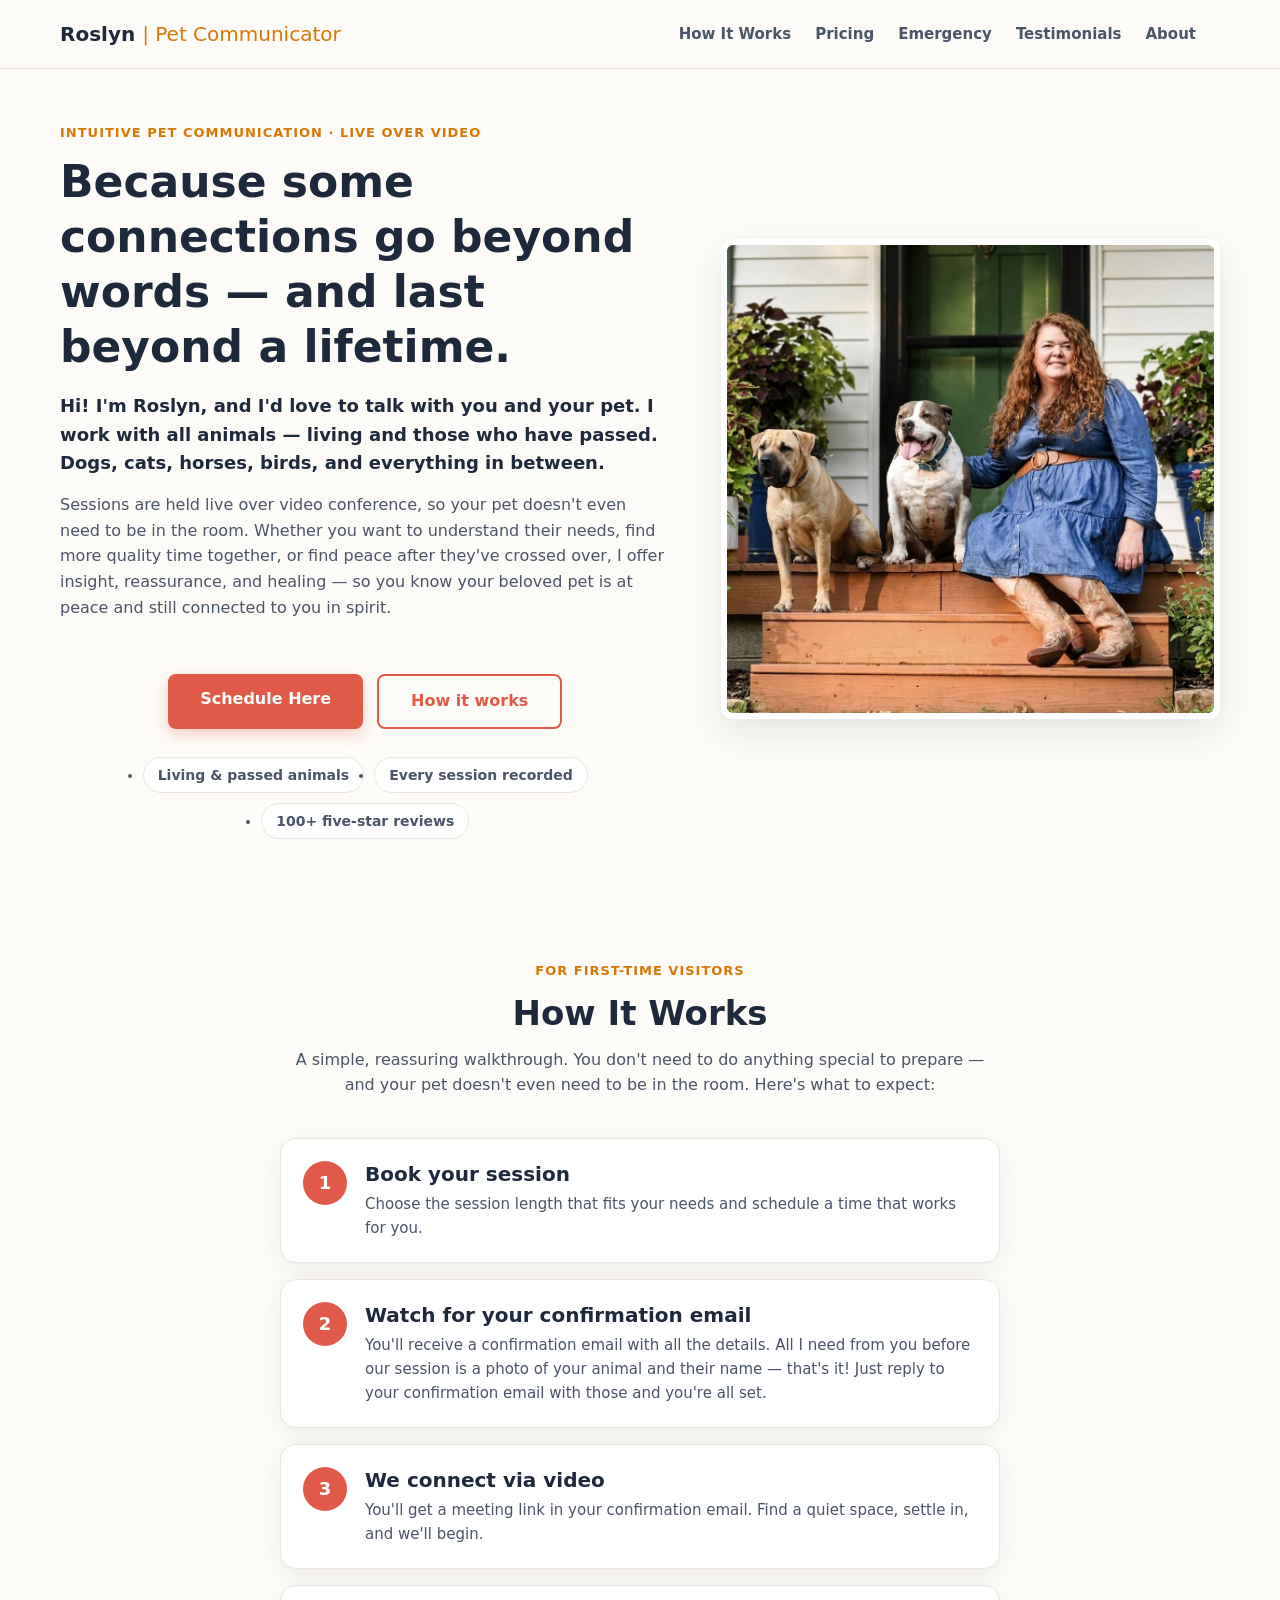
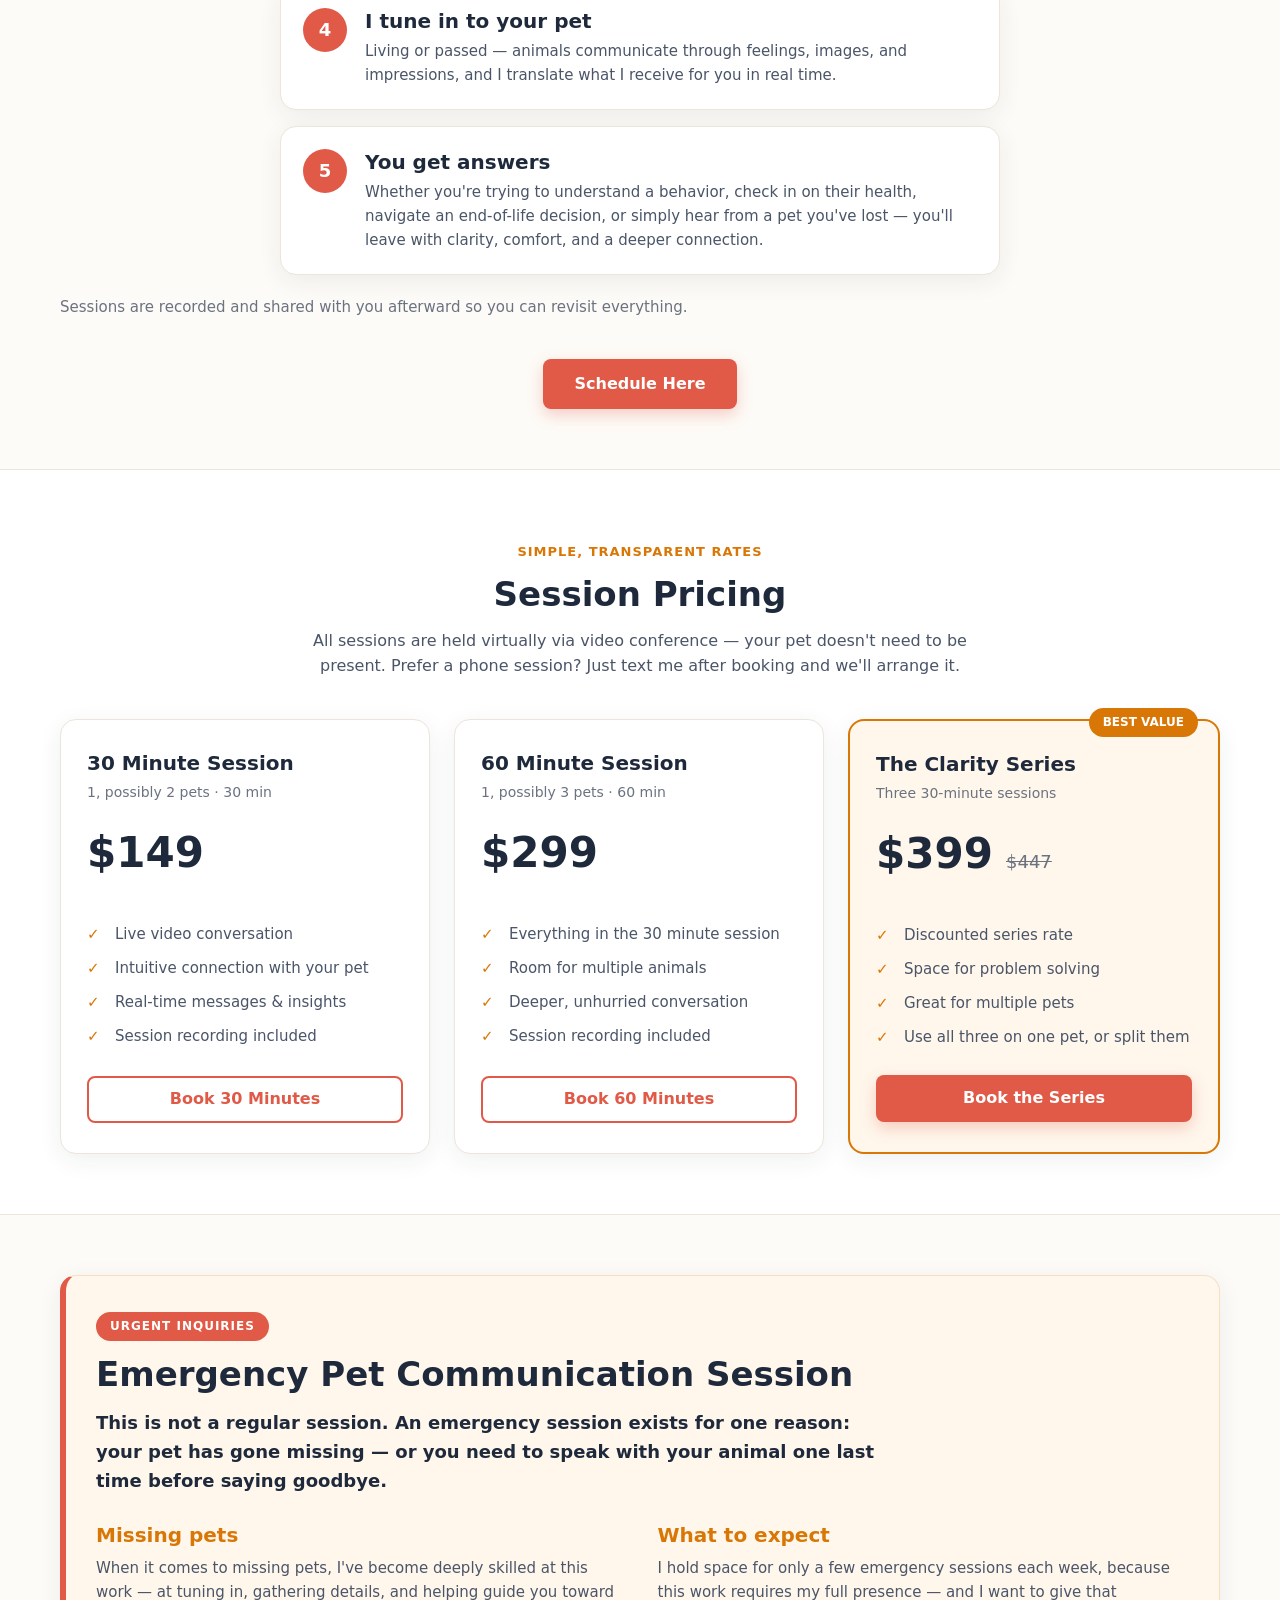
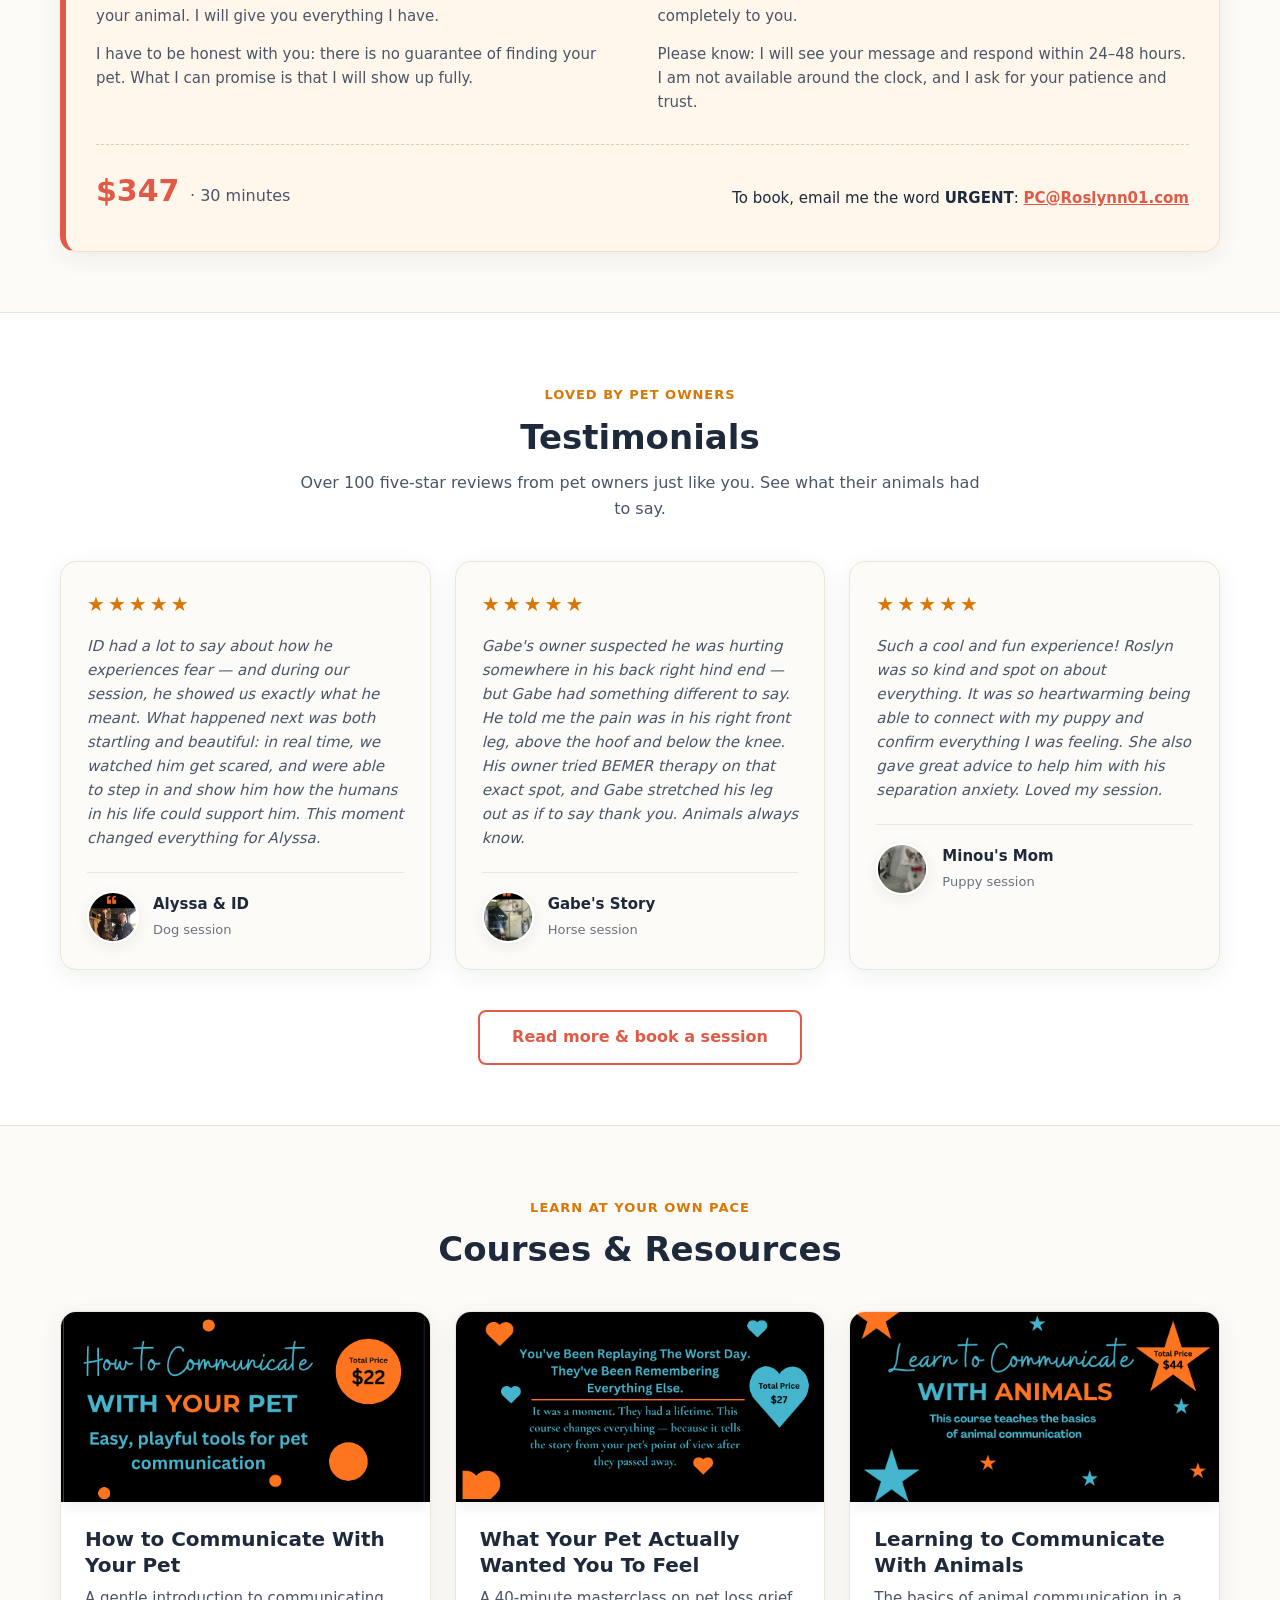
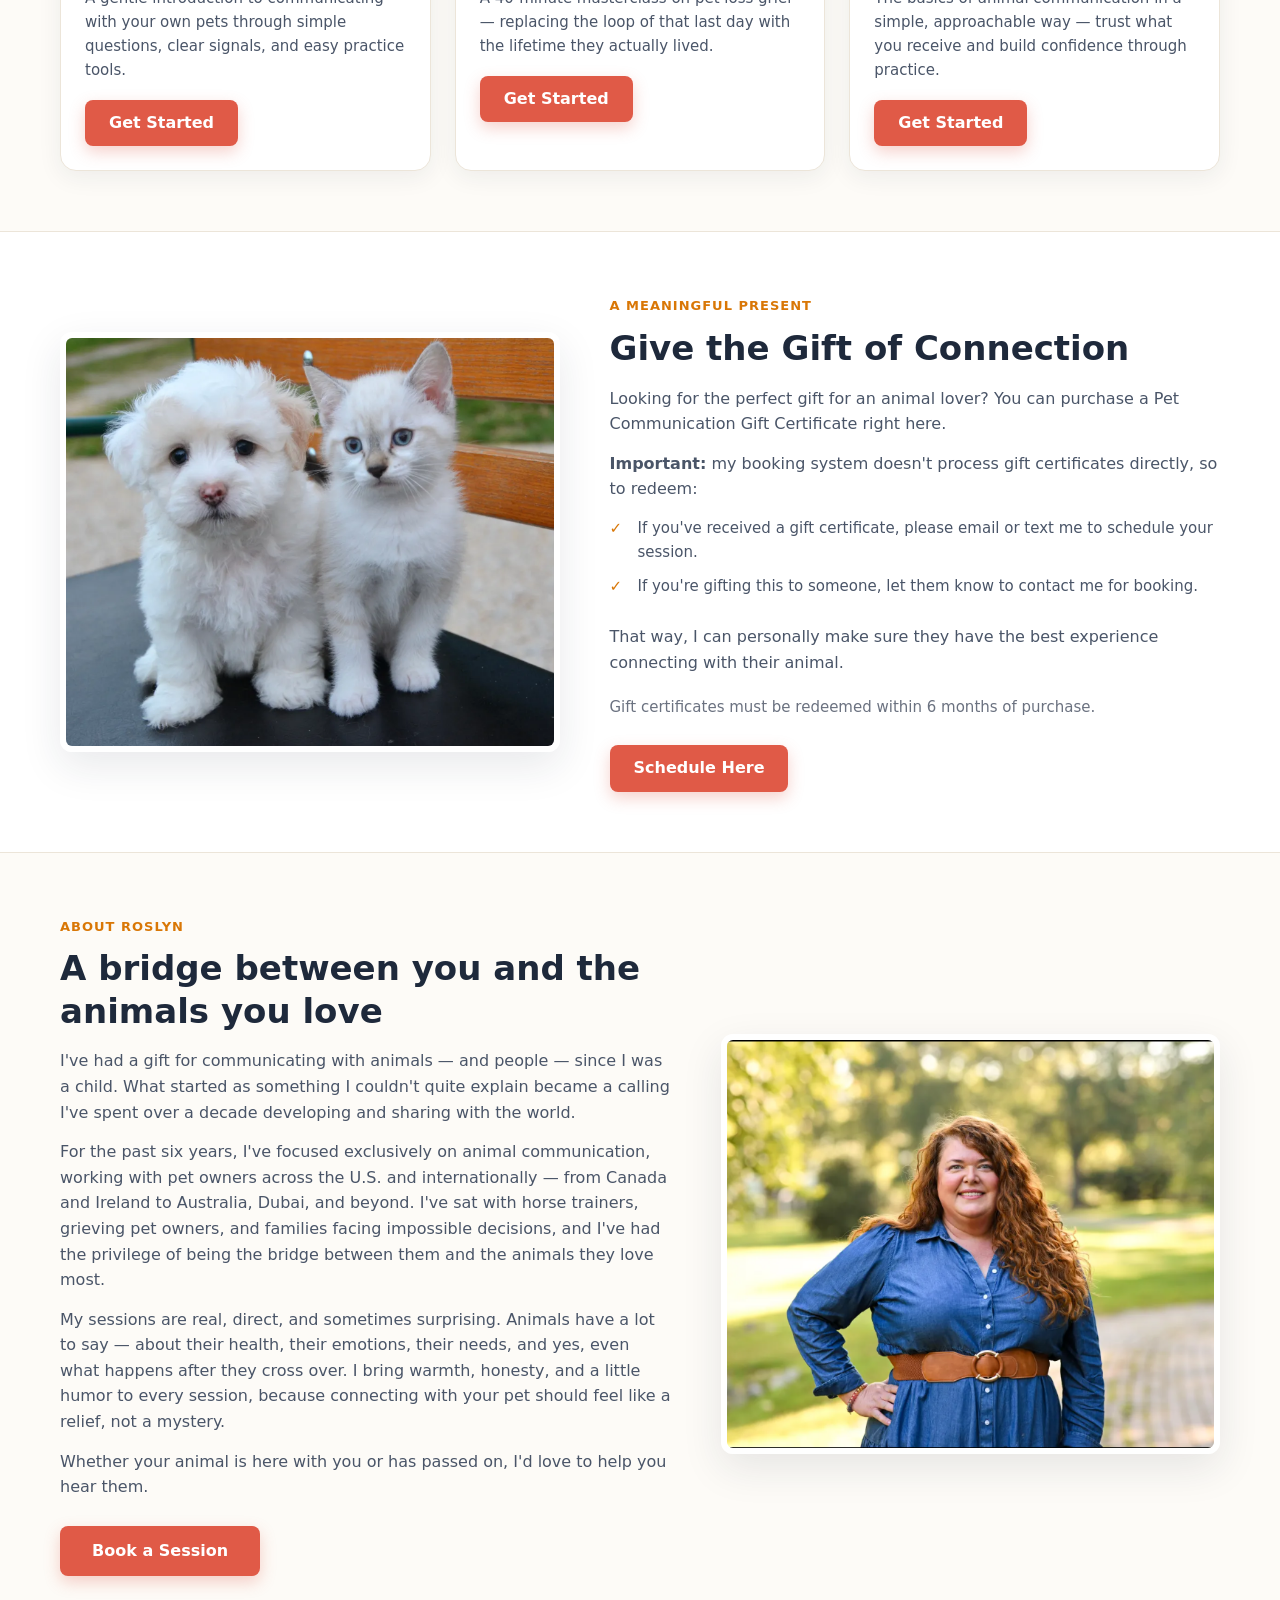
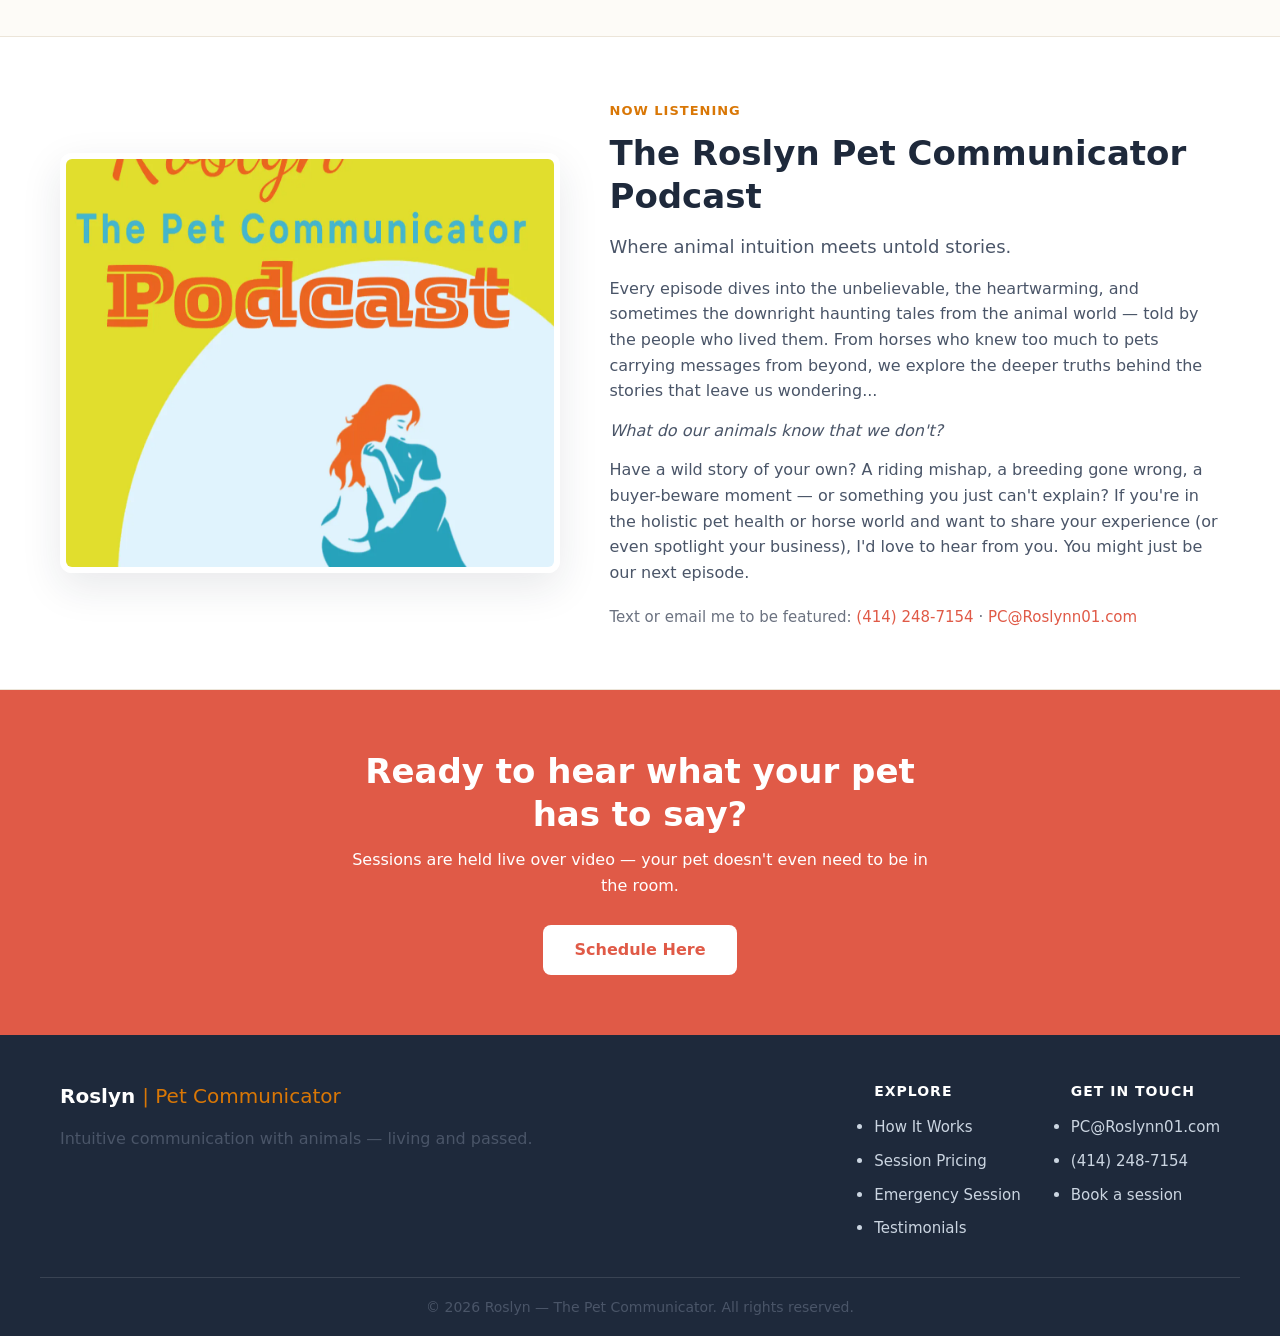
<file: index.html>
<!DOCTYPE html>
<html lang="en">
<head>
    <meta charset="UTF-8">
    <meta name="viewport" content="width=device-width, initial-scale=1.0">
    <title>Roslyn | The Pet Communicator</title>
    <meta name="description" content="Roslyn is an intuitive pet communicator offering live video sessions with animals — living and passed. Book a 30 or 60 minute session or the Clarity Series.">
    <link rel="stylesheet" href="style.css">
</head>
<body>

    <!-- ============ HEADER / NAVBAR ============ -->
    <header class="qqq">
        <div class="container nav">
            <a class="brand" href="index.html">Roslyn <span>| Pet Communicator</span></a>

            <nav class="nav-links" aria-label="Primary">
                <a href="#how-it-works">How It Works</a>
                <a href="#pricing">Pricing</a>
                <a href="#emergency">Emergency</a>
                <a href="#testimonials">Testimonials</a>
                <a href="#about">About</a>
            </nav>
        </div>
    </header>

    <main>

        <!-- ============ HERO ============ -->
        <section class="second">
            <div class="container">
                <div class="text-container">
                    <p class="eyebrow">Intuitive pet communication &middot; Live over video</p>
                    <h1>Because some connections go beyond words — and last beyond a lifetime.</h1>
                </div>

                <div class="min">
                    <img src="with.jpg" alt="Roslyn, the pet communicator, sitting with her dog">
                </div>

                <div class="text-container">
                    <p class="lead">Hi! I'm Roslyn, and I'd love to talk with you and your pet. I work with all
                        animals — living and those who have passed. Dogs, cats, horses, birds, and everything
                        in between.</p>
                    <p>Sessions are held live over video conference, so your pet doesn't even need to be in
                        the room. Whether you want to understand their needs, find more quality time together,
                        or find peace after they've crossed over, I offer insight, reassurance, and healing —
                        so you know your beloved pet is at peace and still connected to you in spirit.</p>

                    <div class="hero-actions">
                        <a class="btn btn-primary btn-lg" href="main.html">Schedule Here</a>
                        <a class="btn btn-outline btn-lg" href="#how-it-works">How it works</a>
                    </div>

                    <ul class="hero-points">
                        <li>Living &amp; passed animals</li>
                        <li>Every session recorded</li>
                        <li>100+ five-star reviews</li>
                    </ul>
                </div>
            </div>
        </section>

        <!-- ============ HOW IT WORKS ============ -->
        <section id="how-it-works" class="section third">
            <div class="container">
                <div class="section-head">
                    <p class="eyebrow">For first-time visitors</p>
                    <h2>How It Works</h2>
                    <p>A simple, reassuring walkthrough. You don't need to do anything special to prepare —
                        and your pet doesn't even need to be in the room. Here's what to expect:</p>
                </div>

                <ol>
                    <li class="card">
                        <span class="step-num" aria-hidden="true">1</span>
                        <div>
                            <h3>Book your session</h3>
                            <p>Choose the session length that fits your needs and schedule a time that works
                                for you.</p>
                        </div>
                    </li>
                    <li class="card">
                        <span class="step-num" aria-hidden="true">2</span>
                        <div>
                            <h3>Watch for your confirmation email</h3>
                            <p>You'll receive a confirmation email with all the details. All I need from you
                                before our session is a photo of your animal and their name — that's it!
                                Just reply to your confirmation email with those and you're all set.</p>
                        </div>
                    </li>
                    <li class="card">
                        <span class="step-num" aria-hidden="true">3</span>
                        <div>
                            <h3>We connect via video</h3>
                            <p>You'll get a meeting link in your confirmation email. Find a quiet space, settle
                                in, and we'll begin.</p>
                        </div>
                    </li>
                    <li class="card">
                        <span class="step-num" aria-hidden="true">4</span>
                        <div>
                            <h3>I tune in to your pet</h3>
                            <p>Living or passed — animals communicate through feelings, images, and impressions,
                                and I translate what I receive for you in real time.</p>
                        </div>
                    </li>
                    <li class="card">
                        <span class="step-num" aria-hidden="true">5</span>
                        <div>
                            <h3>You get answers</h3>
                            <p>Whether you're trying to understand a behavior, check in on their health,
                                navigate an end-of-life decision, or simply hear from a pet you've lost —
                                you'll leave with clarity, comfort, and a deeper connection.</p>
                        </div>
                    </li>
                </ol>

                <p class="note">Sessions are recorded and shared with you afterward so you can revisit
                    everything.</p>

                <div class="center">
                    <a class="btn btn-primary btn-lg" href="main.html">Schedule Here</a>
                </div>
            </div>
        </section>

        <!-- ============ SESSION PRICING ============ -->
        <section id="pricing" class="section section-alt vizz">
            <div class="container">
                <div class="section-head">
                    <p class="eyebrow">Simple, transparent rates</p>
                    <h2>Session Pricing</h2>
                    <p>All sessions are held virtually via video conference — your pet doesn't need to be
                        present. Prefer a phone session? Just text me after booking and we'll arrange it.</p>
                </div>

                <div class="pricing-grid">
                    <article class="card">
                        <h3>30 Minute Session</h3>
                        <p class="price-meta">1, possibly 2 pets &middot; 30 min</p>
                        <p class="price"><span class="amount">$149</span></p>
                        <ul class="checklist">
                            <li>Live video conversation</li>
                            <li>Intuitive connection with your pet</li>
                            <li>Real-time messages &amp; insights</li>
                            <li>Session recording included</li>
                        </ul>
                        <a class="btn btn-outline btn-block" href="main.html">Book 30 Minutes</a>
                    </article>

                    <article class="card">
                        <h3>60 Minute Session</h3>
                        <p class="price-meta">1, possibly 3 pets &middot; 60 min</p>
                        <p class="price"><span class="amount">$299</span></p>
                        <ul class="checklist">
                            <li>Everything in the 30 minute session</li>
                            <li>Room for multiple animals</li>
                            <li>Deeper, unhurried conversation</li>
                            <li>Session recording included</li>
                        </ul>
                        <a class="btn btn-outline btn-block" href="main.html">Book 60 Minutes</a>
                    </article>

                    <article class="card featured">
                        <p class="badge">Best value</p>
                        <h3>The Clarity Series</h3>
                        <p class="price-meta">Three 30-minute sessions</p>
                        <p class="price"><span class="amount">$399</span> <s>$447</s></p>
                        <ul class="checklist">
                            <li>Discounted series rate</li>
                            <li>Space for problem solving</li>
                            <li>Great for multiple pets</li>
                            <li>Use all three on one pet, or split them</li>
                        </ul>
                        <a class="btn btn-primary btn-block" href="main.html">Book the Series</a>
                    </article>
                </div>
            </div>
        </section>

        <!-- ============ EMERGENCY SESSION ============ -->
        <section id="emergency" class="section">
            <div class="container">
                <aside class="fourth">
                    <p class="emergency-tag">Urgent inquiries</p>
                    <h2>Emergency Pet Communication Session</h2>
                    <p class="lead">This is not a regular session. An emergency session exists for
                        one reason: your pet has gone missing — or you need to speak with your animal one
                        last time before saying goodbye.</p>

                    <div class="emergency-grid">
                        <div>
                            <h3>Missing pets</h3>
                            <p>When it comes to missing pets, I've become deeply skilled at this work — at
                                tuning in, gathering details, and helping guide you toward your animal. I will
                                give you everything I have.</p>
                            <p>I have to be honest with you: there is no guarantee of finding your pet. What I
                                can promise is that I will show up fully.</p>
                        </div>
                        <div>
                            <h3>What to expect</h3>
                            <p>I hold space for only a few emergency sessions each week, because this work
                                requires my full presence — and I want to give that completely to you.</p>
                            <p>Please know: I will see your message and respond within 24–48 hours. I am not
                                available around the clock, and I ask for your patience and trust.</p>
                        </div>
                    </div>

                    <div class="emergency-foot">
                        <p class="emergency-price">$347 <span>&middot; 30 minutes</span></p>
                        <p class="emergency-cta">To book, email me the word <strong>URGENT</strong>:
                            <a href="mailto:PC@Roslynn01.com">PC@Roslynn01.com</a></p>
                    </div>
                </aside>
            </div>
        </section>

        <!-- ============ TESTIMONIALS ============ -->
        <section id="testimonials" class="section section-alt fifth">
            <div class="container">
                <div class="section-head">
                    <p class="eyebrow">Loved by pet owners</p>
                    <h2>Testimonials</h2>
                    <p>Over 100 five-star reviews from pet owners just like you. See what their animals had
                        to say.</p>
                </div>

                <div class="sixth">
                    <figure class="card">
                        <div class="stars" aria-label="5 out of 5 stars">&#9733;&#9733;&#9733;&#9733;&#9733;</div>
                        <blockquote>
                            <p>ID had a lot to say about how he experiences fear — and during our session, he
                                showed us exactly what he meant. What happened next was both startling and
                                beautiful: in real time, we watched him get scared, and were able to step in
                                and show him how the humans in his life could support him. This moment changed
                                everything for Alyssa.</p>
                        </blockquote>
                        <figcaption>
                            <img src="blv1.png" alt="Alyssa and her dog ID">
                            <span>
                                <strong>Alyssa &amp; ID</strong>
                                <small>Dog session</small>
                            </span>
                        </figcaption>
                    </figure>

                    <figure class="card">
                        <div class="stars" aria-label="5 out of 5 stars">&#9733;&#9733;&#9733;&#9733;&#9733;</div>
                        <blockquote>
                            <p>Gabe's owner suspected he was hurting somewhere in his back right hind end —
                                but Gabe had something different to say. He told me the pain was in his right
                                front leg, above the hoof and below the knee. His owner tried BEMER therapy
                                on that exact spot, and Gabe stretched his leg out as if to say thank you.
                                Animals always know.</p>
                        </blockquote>
                        <figcaption>
                            <img src="blv2.png" alt="Gabe the horse">
                            <span>
                                <strong>Gabe's Story</strong>
                                <small>Horse session</small>
                            </span>
                        </figcaption>
                    </figure>

                    <figure class="card">
                        <div class="stars" aria-label="5 out of 5 stars">&#9733;&#9733;&#9733;&#9733;&#9733;</div>
                        <blockquote>
                            <p>Such a cool and fun experience! Roslyn was so kind and spot on about
                                everything. It was so heartwarming being able to connect with my puppy and
                                confirm everything I was feeling. She also gave great advice to help him with
                                his separation anxiety. Loved my session.</p>
                        </blockquote>
                        <figcaption>
                            <img src="blv3.png" alt="Minou the puppy">
                            <span>
                                <strong>Minou's Mom</strong>
                                <small>Puppy session</small>
                            </span>
                        </figcaption>
                    </figure>
                </div>

                <div class="center">
                    <a class="btn btn-outline btn-lg" href="main.html">Read more &amp; book a session</a>
                </div>
            </div>
        </section>

        <!-- ============ COURSES & RESOURCES ============ -->
        <section class="section">
            <div class="container">
                <div class="section-head">
                    <p class="eyebrow">Learn at your own pace</p>
                    <h2>Courses &amp; Resources</h2>
                </div>

                <div class="first">
                    <article class="card">
                        <img src="first img.png" alt="How to communicate with your pet course">
                        <div class="course-body">
                            <h3>How to Communicate With Your Pet</h3>
                            <p>A gentle introduction to communicating with your own pets through simple
                                questions, clear signals, and easy practice tools.</p>
                            <a class="btn btn-primary" href="p1.html">Get Started</a>
                        </div>
                    </article>

                    <article class="card">
                        <img src="secimg.png" alt="Grief masterclass for pet loss">
                        <div class="course-body">
                            <h3>What Your Pet Actually Wanted You To Feel</h3>
                            <p>A 40-minute masterclass on pet loss grief — replacing the loop of that last day
                                with the lifetime they actually lived.</p>
                            <a class="btn btn-primary" href="p2.html">Get Started</a>
                        </div>
                    </article>

                    <article class="card">
                        <img src="thirsdimg.png" alt="Learning to communicate with animals course">
                        <div class="course-body">
                            <h3>Learning to Communicate With Animals</h3>
                            <p>The basics of animal communication in a simple, approachable way — trust what
                                you receive and build confidence through practice.</p>
                            <a class="btn btn-primary" href="p3.html">Get Started</a>
                        </div>
                    </article>
                </div>
            </div>
        </section>

        <!-- ============ GIFT CERTIFICATES ============ -->
        <section class="section section-alt seven">
            <div class="container">
                <div class="min">
                    <img src="catcat.png" alt="A content cat resting">
                </div>
                <div class="text-container">
                    <p class="eyebrow">A meaningful present</p>
                    <h2>Give the Gift of Connection</h2>
                    <p>Looking for the perfect gift for an animal lover? You can purchase a Pet Communication
                        Gift Certificate right here.</p>
                    <p><strong>Important:</strong> my booking system doesn't process gift certificates
                        directly, so to redeem:</p>
                    <ul class="checklist">
                        <li>If you've received a gift certificate, please email or text me to schedule your
                            session.</li>
                        <li>If you're gifting this to someone, let them know to contact me for booking.</li>
                    </ul>
                    <p>That way, I can personally make sure they have the best experience connecting with
                        their animal.</p>
                    <p class="note">Gift certificates must be redeemed within 6 months of purchase.</p>
                    <a class="btn btn-primary" href="main.html">Schedule Here</a>
                </div>
            </div>
        </section>

        <!-- ============ ABOUT ============ -->
        <section id="about" class="section eight">
            <div class="container">
                <div class="min">
                    <img src="picalone.png" alt="Portrait of Roslyn, the pet communicator">
                </div>
                <div class="text-container">
                    <p class="eyebrow">About Roslyn</p>
                    <h2>A bridge between you and the animals you love</h2>
                    <p>I've had a gift for communicating with animals — and people — since I was a child. What
                        started as something I couldn't quite explain became a calling I've spent over a
                        decade developing and sharing with the world.</p>
                    <p>For the past six years, I've focused exclusively on animal communication, working with
                        pet owners across the U.S. and internationally — from Canada and Ireland to Australia,
                        Dubai, and beyond. I've sat with horse trainers, grieving pet owners, and families
                        facing impossible decisions, and I've had the privilege of being the bridge between
                        them and the animals they love most.</p>
                    <p>My sessions are real, direct, and sometimes surprising. Animals have a lot to say —
                        about their health, their emotions, their needs, and yes, even what happens after they
                        cross over. I bring warmth, honesty, and a little humor to every session, because
                        connecting with your pet should feel like a relief, not a mystery.</p>
                    <p>Whether your animal is here with you or has passed on, I'd love to help you hear them.</p>
                    <a class="btn btn-primary btn-lg" href="main.html">Book a Session</a>
                </div>
            </div>
        </section>

        <!-- ============ PODCAST ============ -->
        <section class="section section-alt nine">
            <div class="container">
                <div class="min">
                    <img src="secss.png" alt="Podcast cover art for the Roslyn Pet Communicator podcast">
                </div>
                <div class="text-container">
                    <p class="eyebrow">Now listening</p>
                    <h2>The Roslyn Pet Communicator Podcast</h2>
                    <p class="lead">Where animal intuition meets untold stories.</p>
                    <p>Every episode dives into the unbelievable, the heartwarming, and sometimes the downright
                        haunting tales from the animal world — told by the people who lived them. From horses
                        who knew too much to pets carrying messages from beyond, we explore the deeper truths
                        behind the stories that leave us wondering...</p>
                    <p><em>What do our animals know that we don't?</em></p>
                    <p>Have a wild story of your own? A riding mishap, a breeding gone wrong, a buyer-beware
                        moment — or something you just can't explain? If you're in the holistic pet health or
                        horse world and want to share your experience (or even spotlight your business), I'd
                        love to hear from you. You might just be our next episode.</p>
                    <p class="note">Text or email me to be featured: <a href="tel:+4142487154">(414) 248-7154</a>
                        &middot; <a href="mailto:PC@Roslynn01.com">PC@Roslynn01.com</a></p>
                </div>
            </div>
        </section>

        <!-- ============ FINAL CTA ============ -->
        <section class="cta-band">
            <div class="container cta-inner">
                <h2>Ready to hear what your pet has to say?</h2>
                <p>Sessions are held live over video — your pet doesn't even need to be in the room.</p>
                <a class="btn btn-light btn-lg" href="main.html">Schedule Here</a>
            </div>
        </section>

    </main>

    <!-- ============ FOOTER ============ -->
    <footer class="site-footer">
        <div class="container footer-grid">
            <div>
                <p class="footer-brand">Roslyn <span>| Pet Communicator</span></p>
                <p>Intuitive communication with animals — living and passed.</p>
            </div>

            <nav aria-label="Footer">
                <p class="footer-title">Explore</p>
                <ul class="footer-links">
                    <li><a href="#how-it-works">How It Works</a></li>
                    <li><a href="#pricing">Session Pricing</a></li>
                    <li><a href="#emergency">Emergency Session</a></li>
                    <li><a href="#testimonials">Testimonials</a></li>
                </ul>
            </nav>

            <div>
                <p class="footer-title">Get in touch</p>
                <ul class="footer-links">
                    <li><a href="mailto:PC@Roslynn01.com">PC@Roslynn01.com</a></li>
                    <li><a href="tel:+4142487154">(414) 248-7154</a></li>
                    <li><a href="main.html">Book a session</a></li>
                </ul>
            </div>
        </div>

        <div class="container footer-bottom">
            <p>&copy; 2026 Roslyn — The Pet Communicator. All rights reserved.</p>
        </div>
    </footer>

</body>
</html>
</file>
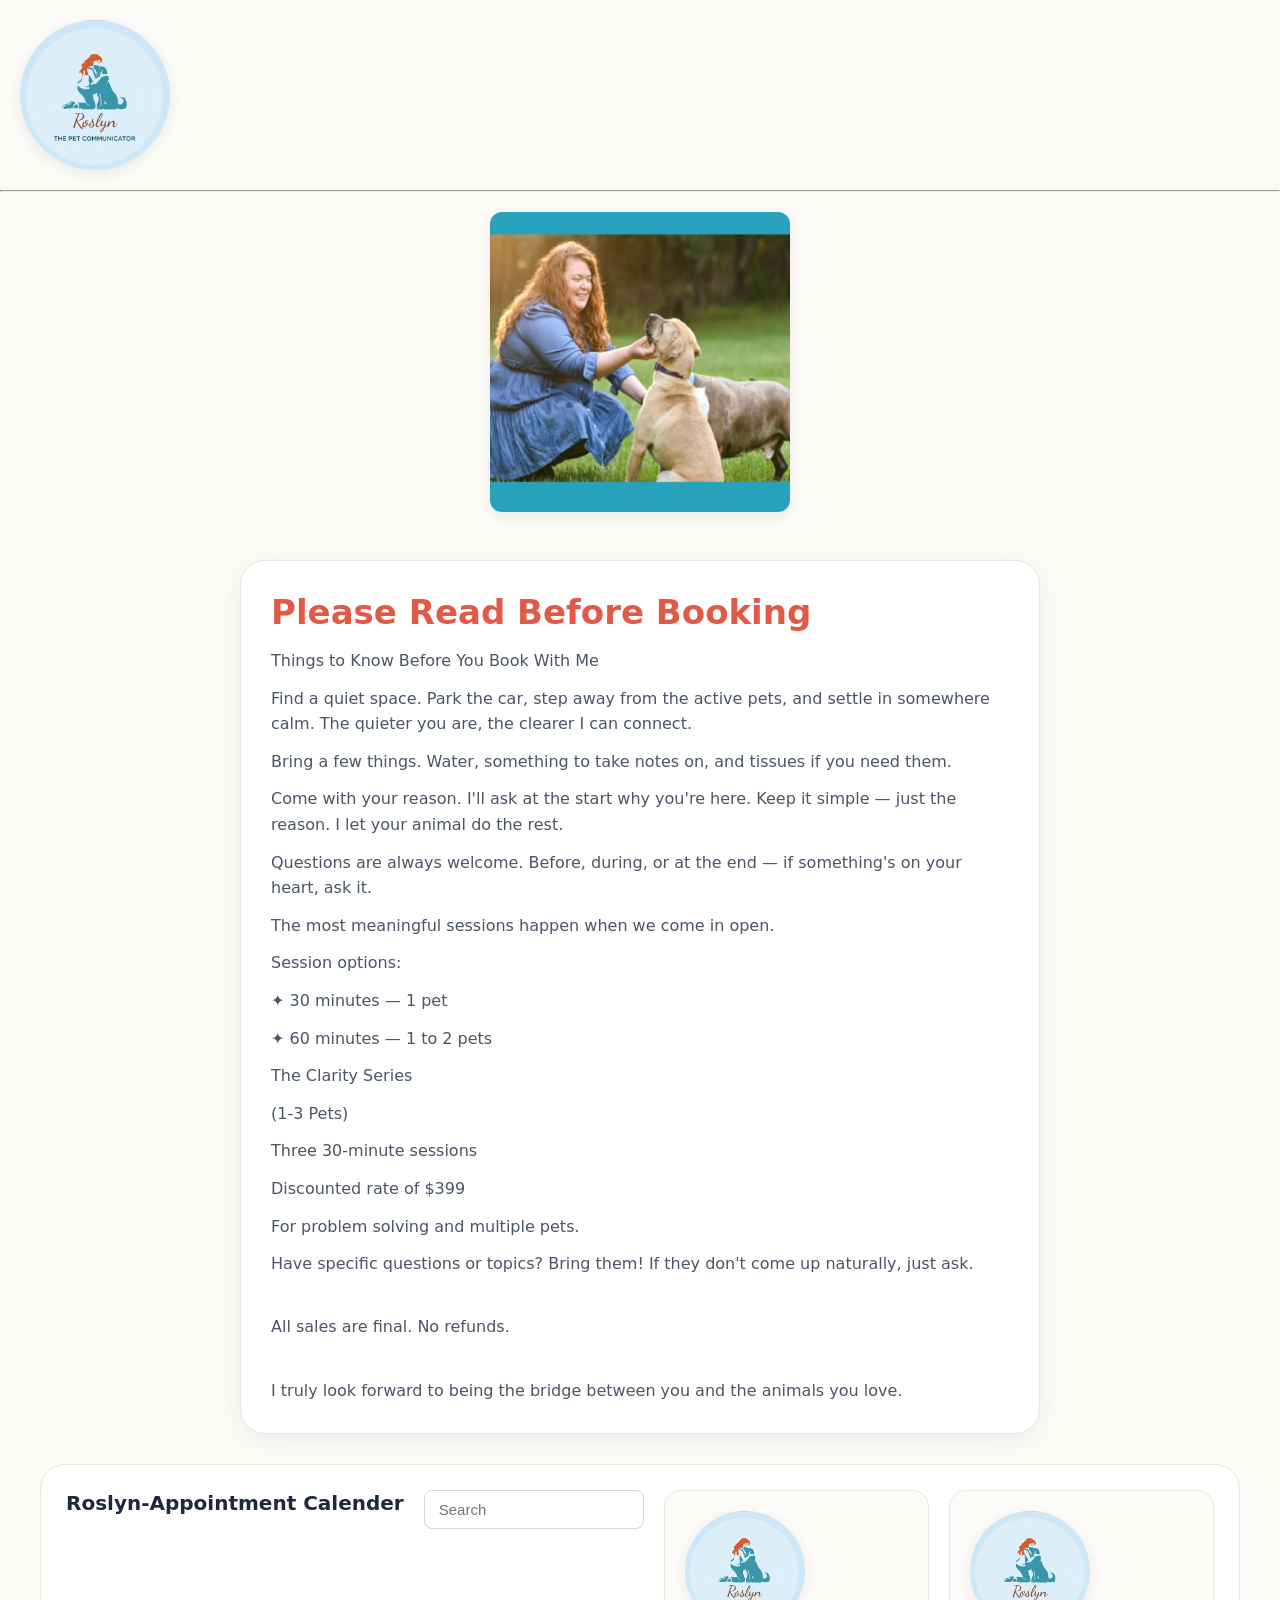
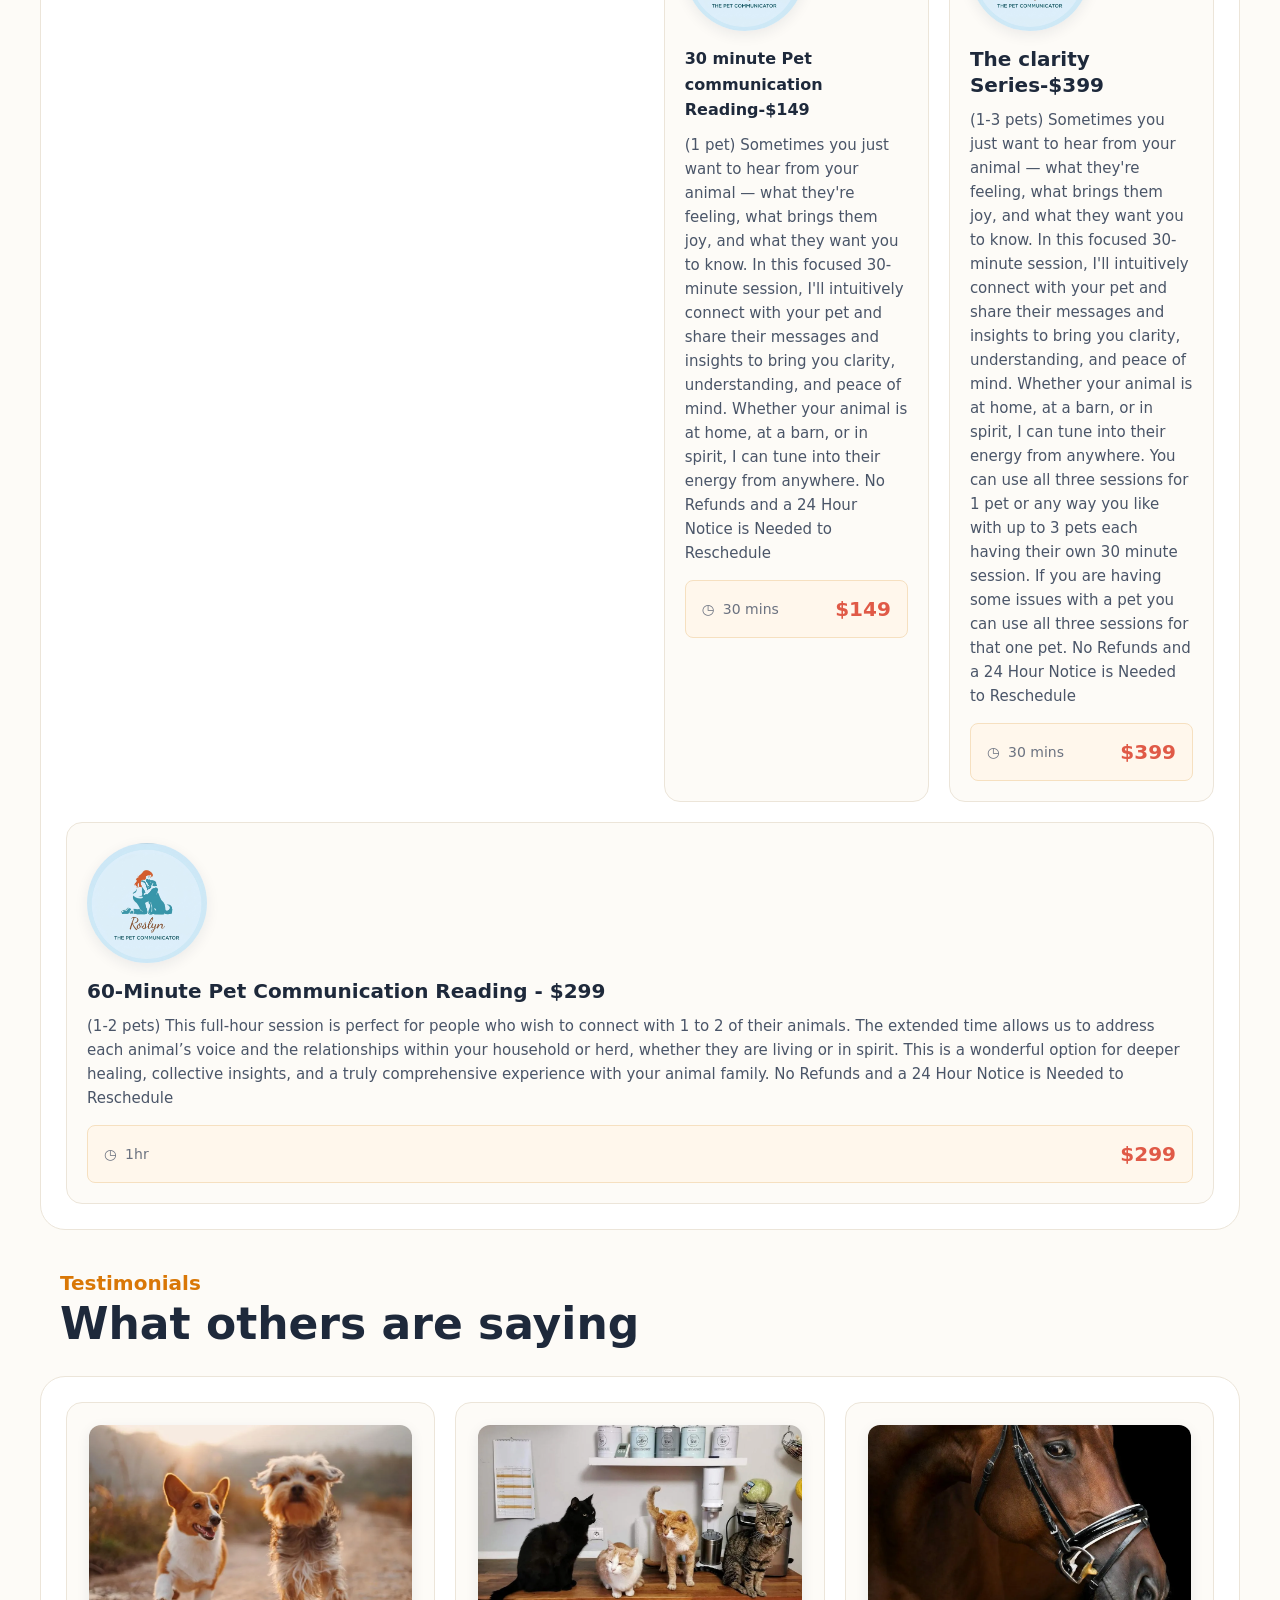
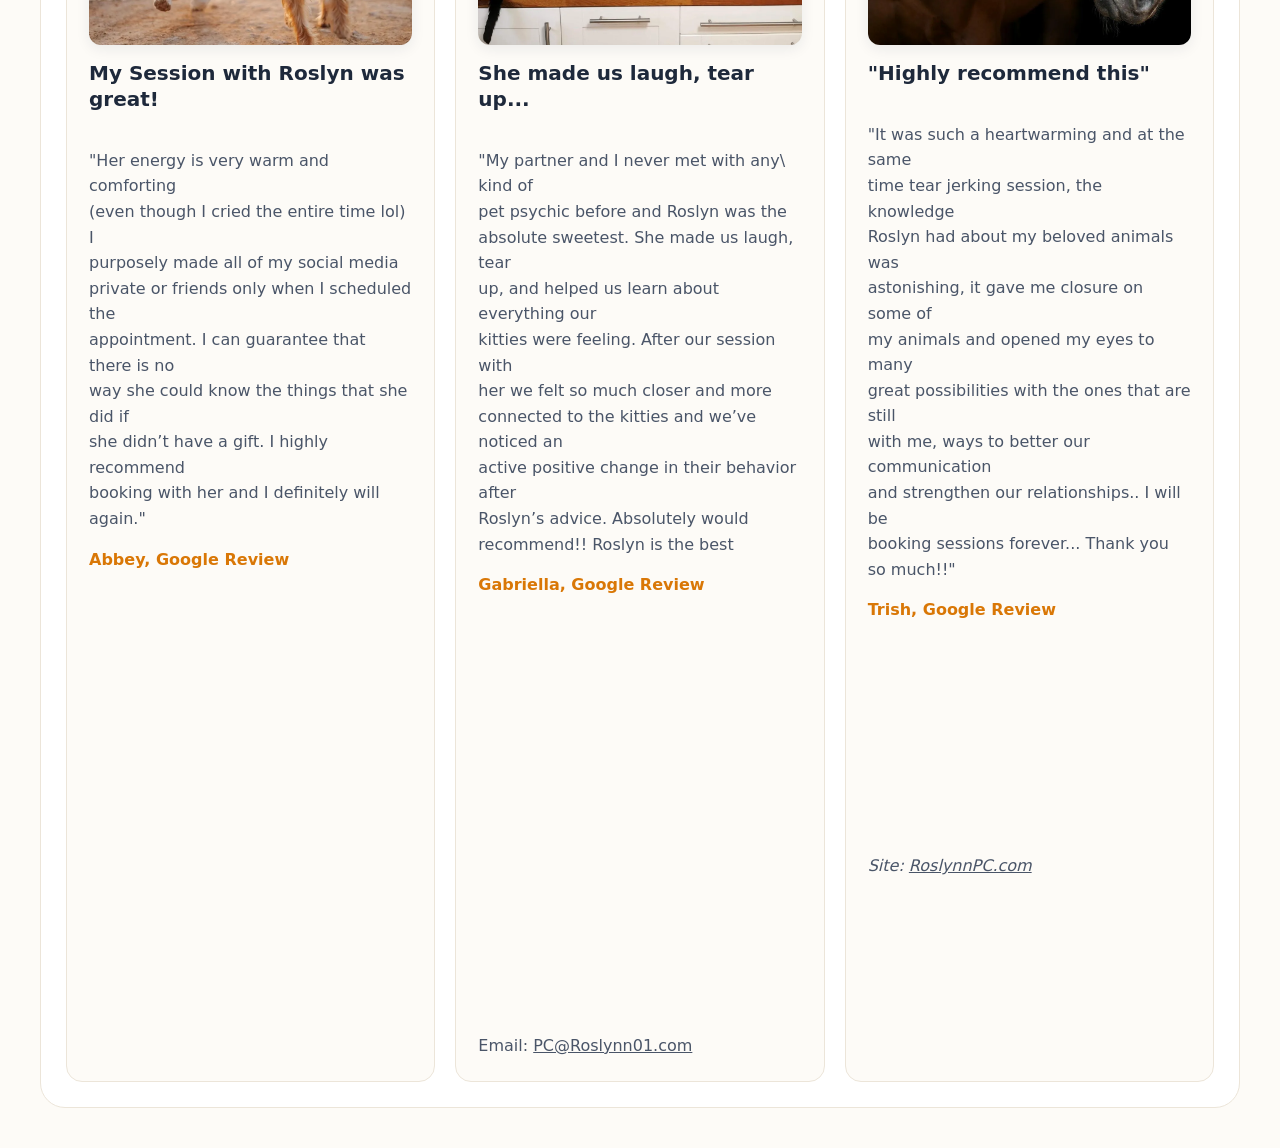
<file: main.html>
<!DOCTYPE html>
<html lang="en">
    <head>
        <meta charset="UTF-8">
        <meta name="viewport" content="width=device-width, initial-scale=1.0">
        <title>Roslyn</title>
        <link rel="stylesheet" href="style.css">
    </head>
    <body>
        <header>
            <div class="logo">
            <img src="logo.png" width="150" height="150">
            </div>
        </header>
        <hr>
        
        <div class="byg">
            <img src="firstfff.png" width="300" height="300">
        </div>
        <div class="buju">
            <h2>Please Read Before Booking</h2>
            <p>Things to Know Before You Book With Me</p>
            <p>Find a quiet space. Park the car, step away from 
                the active pets, and settle in somewhere calm. The
                 quieter you are, the clearer I can connect.</p>
            <p>Bring a few things. Water, something to take notes
                     on, and tissues if you need them.</p>
            <p>Come with your reason. I'll ask at the start why you're
                 here. Keep it simple — just the reason. I let your animal
                  do the rest.</p>
            <p>Questions are always welcome. Before, during, or at the end — 
                if something's on your heart, ask it.</p>
            <p>The most meaningful sessions happen when we come in open.</p>
            <p>Session options:</p>
            <p>✦ 30 minutes — 1 pet</p>
            <p>✦ 60 minutes — 1 to 2 pets</p>
            <p>The Clarity Series</p>
            <p>(1-3 Pets)</p>
            <p>Three 30-minute sessions</p>
            <p>Discounted rate of $399</p>
            <p>For problem solving and multiple pets.</p>
            <p>Have specific questions or topics? Bring them!
                 If they don't come up naturally, just ask.</p>
            <br><p>All sales are final. No refunds.</p>

            <br><p>I truly look forward to being the bridge 
                between you and the animals you love.</p>


        </div>
        <section class="class-containter">

             <div class="boo">
            <h3>Roslyn-Appointment Calender</h3>
            </div>
            <div class="search-box">
        <input type="text" placeholder="Search">
        </div>
    

    
    
            <!--card 1-->
            <div class="osh">
                <img src="logo.png" width="150" height="150">
                    <h4>30 minute Pet communication Reading-$149</h4>
                            <p>(1 pet) Sometimes you just want to hear from your
                             animal — what they're feeling, what brings them joy, and 
                                 what they want you to know. In this focused 30-minute session,
                                 I'll intuitively connect with your pet and share their messages 
                                     and insights to bring you clarity, understanding, and peace of mind.
                                      Whether your animal is at home, at a barn, or in spirit, I can tune
                                         into their energy from anywhere. No Refunds and a 24 Hour Notice is
                                            Needed to Reschedule</p>

                <div class="button">
                     <span>◷ &nbsp;30 mins</span>
                        <strong>$149</strong>
    
                </div>

            </div>

        <!--card 2-->
        <div class="buss">
            <img src="logo.png" width="150" height="150">
                <h3>The clarity Series-$399</h3>
                    <p>(1-3 pets) Sometimes you just want to hear from your animal — what they're
                        feeling, what brings them joy, and what they want you to know. In this focused
                        30-minute session, I'll intuitively connect with your pet and share their
                        messages and insights to bring you clarity, understanding, and peace of mind.
                            Whether your animal is at home, at a barn, or in spirit, I can tune into their 
                            energy from anywhere. You can use all three sessions for 1 pet or any way you
                            like with up to 3 pets each having their own 30 minute session. If you are having 
                                some issues with a pet you can use all three sessions for that one pet. No Refunds
                                and a 24 Hour Notice is Needed to Reschedule</p>
            
                  <div class="buq">
                        <span>◷ &nbsp;30 mins</span>
                        <strong>$399</strong>
                  </div>

        </div>
             <!--card 3-->
                <div class="bizz">
                    <img src="logo.png" width="150" height="150">
                        <h3>60-Minute Pet Communication Reading - $299</h3>
                                <p>(1-2 pets) This full-hour session is perfect for people who wish to connect with 1 to 2 of their
                                    animals. The extended time allows us to address each animal’s voice and the relationships within 
                                    your household or herd, whether they are living or in spirit. This is a wonderful option for deeper
                                         healing, collective insights, and a truly comprehensive experience with your animal family. No Refunds
                                         and a 24 Hour Notice is Needed to Reschedule</p>
                                        <div class="uzz">
                                                    <span>◷ &nbsp;1hr</span>
                                                        <strong>$299</strong>
                                        </div>
                </div>
    </section>
                <div class="bym">
                <h3>Testimonials</h3>
                    <h1><b>What others are saying</b></h1>
                    </div>


            <section class="leg">
                <!--card 1-->
                <div class="firstt">
                    <img src="qqq" height="200" width="250">
                    <h3>My Session with Roslyn was great!</h3>
                     <br><p>"Her energy is very warm and comforting<br>
                        (even though I cried the entire time lol) I<br> 
                        purposely made all of my social media<br> private
                         or friends only when I scheduled the<br> appointment.
                        I can guarantee that there is no<br> way she could know 
                        the things that she did if<br> she didn’t have a gift. I 
                        highly recommend <br>booking with her and I definitely will 
                        again."</p>
                        <h4>Abbey, Google Review</h4>
                </div>

                <!--card 2-->
                <div class="secc">
                   <img src="cat 2" width="250" height="200">
                   <h3>She made us laugh, tear up...</h3>
                  <br><p>"My partner and I never met with any\
                    kind of<br> pet psychic before and Roslyn was the <br>absolute 
                    sweetest. She made us laugh, tear<br> up, and helped us learn
                     about everything our <br>kitties were feeling. After our session
                    with<br> her we felt so much closer and more <br>connected to the kitties
                    and we’ve noticed an<br> active positive change in their behavior after<br> 
                     Roslyn’s advice. Absolutely would<br> recommend!! Roslyn is the best</p> 
                     <h4>Gabriella, Google Review</h4>
                    <br>
                    <br>
                    <br>
                    <br>
                    <br>
                    <br>
                    <br>
                    <br>
                    <br>
                    <br>
                    <br>
                    <br>
                    <br>
                    <br>
                    <br>
                    <br>

                     <br><p>Email: <u>PC@Roslynn01.com</u></p>
                </div>

                <!--card 3-->
                <div class="thirdd">
                    <img src="horses" width=" 350" height="350">
                    <h3>"Highly recommend this"</h3>   
                    <br><p>"It was such a heartwarming and at the same<br> time tear
                        jerking session, the knowledge <br> Roslyn had about my 
                        beloved animals was<br> astonishing, it gave me closure
                        on some of<br> my animals and opened my eyes to many <br>great
                        possibilities with the ones that are still<br> with me,
                        ways to better our communication<br> and strengthen our
                        relationships.. I will be<br> booking sessions forever...
                        Thank you so much!!"</p>
                     <h4>Trish, Google Review</h4>
                    <br>
                    <br>    
                    <br>    
                    <br>
                    <br>    
                    <br>    
                    <br>
                    <br> 
                     <br><p><i>Site: <u>RoslynnPC.com</u></i></p>
                     
                </div> 
        </section>                

    </body>          
</html>
</file>
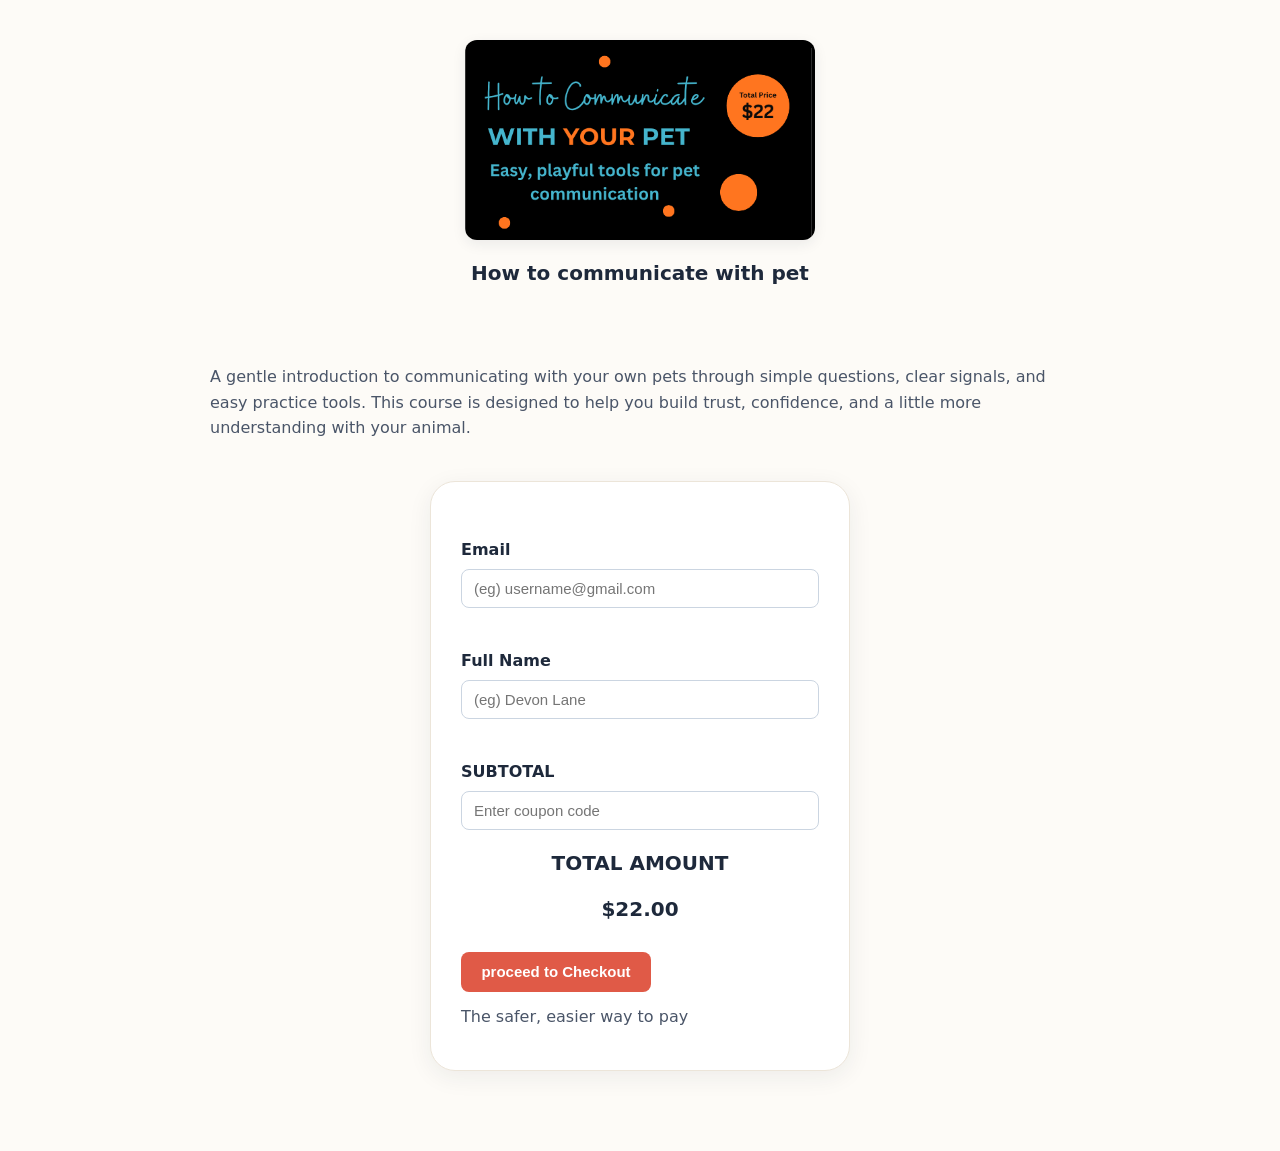
<file: p1.html>
<!DOCTYPE html>
<html lang="en">
<head>
    <meta charset="UTF-8">
    <meta name="viewport" content="width=device-width, initial-scale=1.0">
    <title>Roslyn</title>
    <link rel="stylesheet" href="style.css">
</head>
<body>
    <section class="osc">
        <img src="first img.png" width="350" height="200">
        <h3>How to communicate with pet</h3>
        <br>
        <br><p>A gentle introduction to communicating
             with your own pets through simple questions, 
             clear signals, and easy practice tools. This course is
              designed to help you build trust, confidence, and a little more
               understanding with your animal.</p>
               
               
        <form>
       <!--text entry-->
       <label for="email">Email</label>
       <input text="text" id="email" placeholder="(eg) username@gmail.com"><br>
       <br><label for="Fullname">Full Name</label>
       <input text="text" id="Full Name" placeholder="(eg) Devon Lane"></BR>
       <br><label for="subtotsl">SUBTOTAL</label>
       <input text="text" id="SUBTOTAL" placeholder="Enter coupon code">
       <h3>TOTAL AMOUNT</h3>
          <H3><B>$22.00</B></H3>
          <a href="#"><button class="joze">proceed to Checkout</button></a>
          <p>The safer, easier way to pay</p>
               
            
            </form>



    </section>
</body>
</html>
</file>
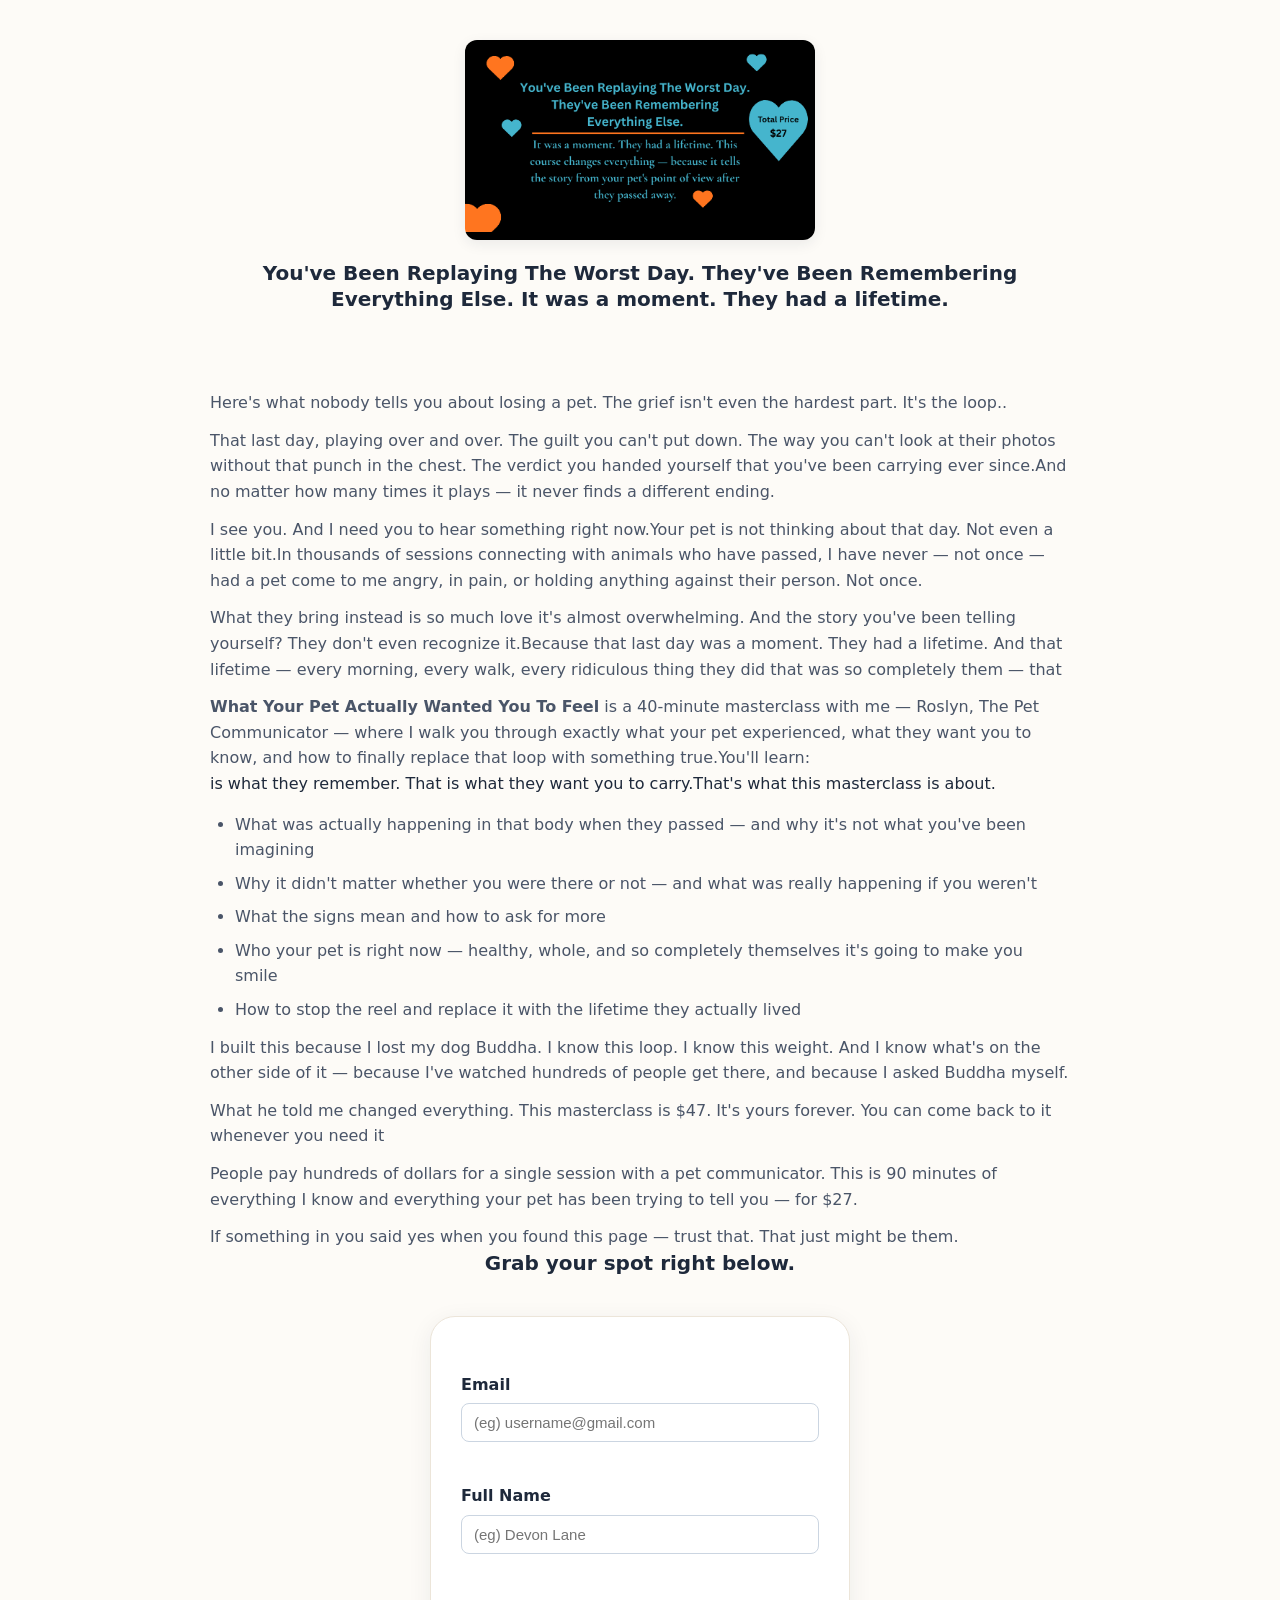
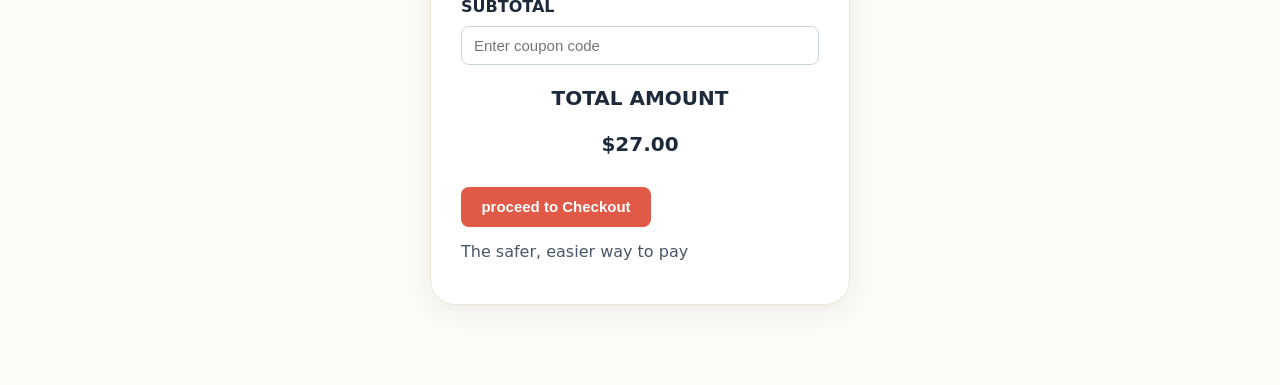
<file: p2.html>
<!DOCTYPE html>
<html lang="en">
<head>
    <meta charset="UTF-8">
    <meta name="viewport" content="width=device-width, initial-scale=1.0">
    <title>Roslyn</title>
    <link rel="stylesheet" href="style.css">
</head>
<body>
    <body>
    <section class="osc">
        <img src="secimg.png" width="350" height="200">
        <h3>You've Been Replaying The Worst Day. They've Been
             Remembering Everything Else. It was a moment. They had a lifetime.</h3>
        <br>
        <br><p>Here's what nobody tells you about losing a pet. 
            The grief isn't even the hardest part. It's the loop..</p>
        <p>That last day, playing over and over. The guilt you can't put
             down. The way you can't look at their photos without that punch 
             in the chest. The verdict you handed yourself that you've been carrying 
             ever since.And no matter how many times it plays — it never finds a different ending.</p>
        <p>I see you. And I need you to hear something right now.Your pet is not thinking about that day.
             Not even a little bit.In thousands of sessions connecting with animals who have passed, I have
              never — not once — had a pet come to me angry, in pain, or holding anything against their person.
               Not once.</p>     
        <p>What they bring instead is so much love it's almost overwhelming. And the story you've been telling 
            yourself? They don't even recognize it.Because that last day was a moment. They had a lifetime. And that
             lifetime — every morning, every walk, every ridiculous thing they did that was so completely them — that
        <p><b>What Your Pet Actually Wanted You To Feel</b> is a 40-minute masterclass with me — Roslyn, The Pet Communicator 
            — where I walk you through exactly what your pet experienced, what they want you to know, and how to finally replace 
            that loop with something true.You'll learn:</p>      is what they remember. That is what they want you to carry.That's what this masterclass is about.</p>  
        <ul>
            <li>What was actually happening in that body when they passed — and why it's not what you've been imagining</li>
            <li>Why it didn't matter whether you were there or not — and what was really happening if you weren't</li>
            <li>What the signs mean and how to ask for more</li>
            <li>Who your pet is right now — healthy, whole, and so completely themselves it's going to make you smile</li>
            <li>How to stop the reel and replace it with the lifetime they actually lived</li>
        </ul>   
        <p>I built this because I lost my dog Buddha. I know this loop. I know this weight. And I know what's on the other side of it — 
            because I've watched hundreds of people get there, and because I asked Buddha myself.</p>    
        <p>What he told me changed everything. This masterclass is $47. It's yours forever. You can come back to it whenever you need it</p>
        <p>People pay hundreds of dollars for a single session with a pet communicator. This is 90 minutes of everything I know and everything your pet has been trying to tell you — for $27.</p>
        <p>If something in you said yes when you found this page — trust that. That just might be them.</p>
        <h3>Grab your spot right below.</h3>
        <form>
       <!--text entry-->
       <label for="email">Email</label>
       <input text="text" id="email" placeholder="(eg) username@gmail.com"><br>
       <br><label for="Fullname">Full Name</label>
       <input text="text" id="Full Name" placeholder="(eg) Devon Lane"></BR>
       <br><label for="subtotsl">SUBTOTAL</label>
       <input text="text" id="SUBTOTAL" placeholder="Enter coupon code">
       <h3>TOTAL AMOUNT</h3>
          <H3><B>$27.00</B></H3>
          <a href="#"><button class="joze">proceed to Checkout</button></a>
          <p>The safer, easier way to pay</p>
               
            
            </form>

</body>
</html>
</file>
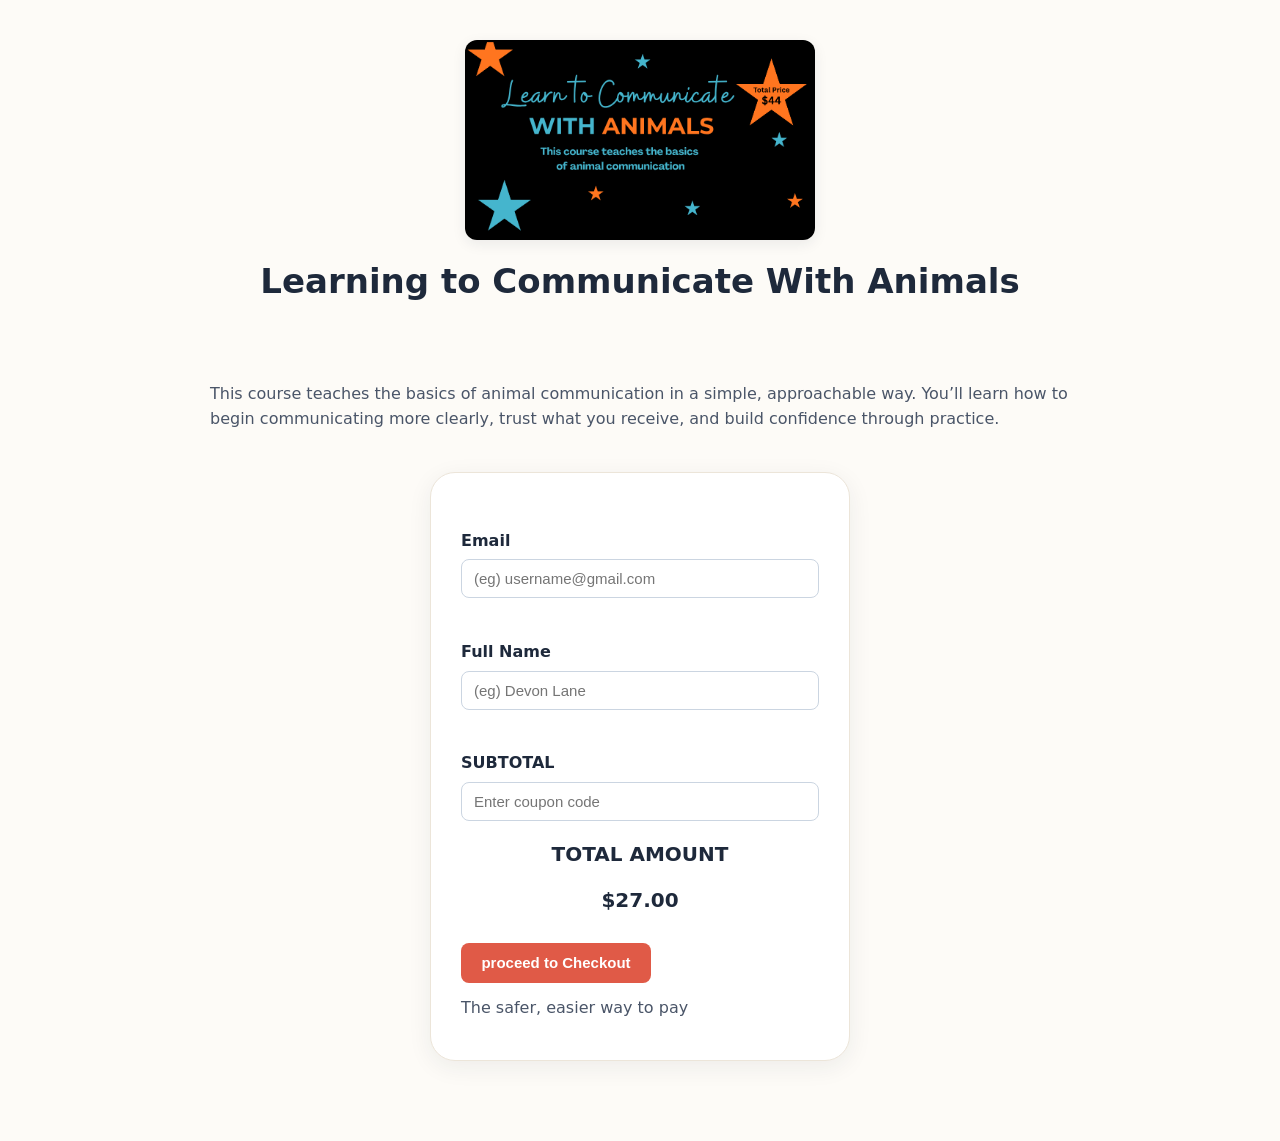
<file: p3.html>
<!DOCTYPE html>
<html lang="en">
<head>
    <meta charset="UTF-8">
    <meta name="viewport" content="width=device-width, initial-scale=1.0">
    <title>Roslyn</title>
    <link rel="stylesheet" href="style.css">
</head>
<body>
    <body>
    <section class="osc">
        <img src="thirsdimg.png" width="350" height="200">
        <h2><b>Learning to Communicate With Animals</b></h2><br><br>
        <p>This course teaches the basics of animal communication in a
             simple, approachable way. You’ll learn how to begin communicating more clearly, trust what you receive, and build confidence through practice.</p>
        <form>
       <!--text entry-->
       <label for="email">Email</label>
       <input text="text" id="email" placeholder="(eg) username@gmail.com"><br>
       <br><label for="Fullname">Full Name</label>
       <input text="text" id="Full Name" placeholder="(eg) Devon Lane"></BR>
       <br><label for="subtotsl">SUBTOTAL</label>
       <input text="text" id="SUBTOTAL" placeholder="Enter coupon code">
       <h3>TOTAL AMOUNT</h3>
          <H3><B>$27.00</B></H3>
          <a href="#"><button class="joze">proceed to Checkout</button></a>
          <p>The safer, easier way to pay</p>
               
            
            </form>

</body>
</html>
</file>
<file: style.css>
/* ============================================================
   ROSLYN - THE PET COMMUNICATOR
   One stylesheet for the whole website:
   - index.html    (landing page)
   - main.html     (booking page)
   - p1/p2/p3.html (course pages)

   HOW TO READ THIS FILE
   - Numbered dividers split it into sections.
   - Small rules are written on ONE line to keep the file short.
   - Bigger rules are spread over several lines with easy comments.
   - Plain flat CSS only: no variables, no nesting, literal colors.
   ============================================================ */

/* ---------- 1. GLOBAL STYLES (reset + base) ---------- */

/* The star selector touches EVERY element on the page.
   It clears the browser's built-in spacing so we start from zero. */
* { margin: 0; padding: 0; box-sizing: border-box; }

/* Body = the look of the whole page */
body {
    background-color: #FDFBF7;   /* soft cream background */
    color: #1E293B;              /* warm dark charcoal for text */
    font-family: system-ui, -apple-system, "Segoe UI", Arial, Helvetica, sans-serif; /* clean sans-serif font stack */
    font-size: 16px;             /* base text size */
    line-height: 1.6;            /* extra air between lines = easier reading */
}

/* Heading sizes, biggest to smallest (same line-height keeps them tidy) */
h1 { font-size: 30px; line-height: 1.25; }
h2 { font-size: 26px; line-height: 1.25; }
h3 { font-size: 20px; line-height: 1.3; }

p { color: #4A5568; }        /* softer grey-blue for paragraph text */
p + p { margin-top: 14px; }  /* "+" means: only when a paragraph follows another paragraph */

a { color: #E05A47; text-decoration: none; }  /* coral links with no underline */
a:hover { text-decoration: underline; }        /* underline appears when the mouse is over */

/* PICTURES - the golden rules that stop images breaking the layout:
   max-width:100%  -> image is NEVER wider than its box (no overflow on phones)
   height:auto     -> keeps the real shape (no stretching)
   object-fit:cover -> fills the box and crops the sides neatly (never squashes) */
img {
    display: block;        /* removes the tiny gap browsers give inline images */
    max-width: 100%;       /* MOBILE SAFETY: never wider than the screen */
    height: auto;          /* height follows width, so pictures keep their shape */
    object-fit: cover;     /* crop instead of squashing when box and picture differ */
    border-radius: 12px;   /* friendly rounded corners */
    box-shadow: 0 4px 14px rgba(30, 41, 59, 0.08); /* soft shadow = gentle depth */
}

/* ---------- 2. LAYOUT: CONTAINER + SECTIONS ---------- */

/* The container wraps each section's content and centers it:
   max-width:1200px -> never too wide on big monitors
   margin:0 auto     -> equal space left/right = perfectly centered
   padding:0 20px    -> keeps text away from the screen edges */
.container {
    width: 100%;
    max-width: 1200px;
    margin: 0 auto;
    padding: 0 20px;
}

.section { padding-top: 60px; padding-bottom: 60px; } /* breathing room above and below a section */

/* Alternate white sections with a thin line on top and bottom */
.section-alt { background-color: #FFFFFF; border-top: 1px solid #ECE5D9; border-bottom: 1px solid #ECE5D9; }

/* Centered heading block used at the top of most sections */
.section-head { max-width: 700px; margin: 0 auto 40px auto; text-align: center; }
.section-head h2 { color: #1E293B; }
.section-head p { margin-top: 12px; }

/* Small gold uppercase label above a heading ("eyebrow" text) */
.eyebrow {
    display: inline-block;
    margin-bottom: 10px;
    color: #D97706;
    font-size: 13px;
    font-weight: bold;
    letter-spacing: 1px;
    text-transform: uppercase;
}

.lead { font-size: 18px; }   /* slightly bigger intro text */
.note { margin-top: 20px; color: #6B7280; font-size: 15px; } /* small grey helper text */

/* Helper that centers a button in the middle of a section */
.center { margin-top: 40px; text-align: center; }

/* ---------- 3. CARDS (steps, prices, testimonials, courses) ---------- */

/* One shared card look: white box, thin border, rounded corners, soft shadow */
.card { background-color: #FFFFFF; border: 1px solid #ECE5D9; border-radius: 16px; box-shadow: 0 6px 24px rgba(30, 41, 59, 0.07); }

/* ---------- 4. BUTTONS ---------- */

/* Every button on the site starts here.
   padding:12px 24px -> a comfortable, finger-friendly tap target (important on phones) */
.btn {
    display: inline-block;   /* flows like text so it sits nicely next to other elements */
    padding: 12px 24px;      /* roomy click/tap area */
    border: none;            /* no outline - each button type adds its own color */
    border-radius: 8px;      /* slightly rounded corners */
    font-size: 16px;
    font-weight: bold;       /* bold text */
    line-height: 1.4;
    text-align: center;      /* text centered inside the button */
    text-decoration: none;   /* no underline on button text */
    cursor: pointer;         /* mouse changes to a pointing hand */
    transition: 0.25s;       /* smooth quarter-second change on hover */
}
.btn:hover { text-decoration: none; } /* stops the normal link underline from showing */

/* MAIN CALL TO ACTION: "Schedule Here" / "Get Started" */
.btn-primary {
    background-color: #E05A47; /* terracotta / coral background */
    color: #FFFFFF;            /* white text (bold + centered come from .btn above) */
    border: none;
    box-shadow: 0 6px 16px rgba(224, 90, 71, 0.28); /* soft coral glow under the button */
}
.btn-primary:hover {
    background-color: #EA580C;                       /* background tint shifts on hover */
    transform: translateY(-2px) scale(1.02);         /* lifts up and grows a touch = "elevation" */
    box-shadow: 0 12px 26px rgba(234, 88, 12, 0.35); /* bigger shadow while it is lifted */
}

/* Outline button: transparent with a coral border */
.btn-outline { background-color: transparent; border: 2px solid #E05A47; color: #E05A47; padding: 10px 22px; }
.btn-outline:hover { background-color: #FDF1EE; } /* very light coral fill on hover */

/* White button used on top of the coral call-to-action band */
.btn-light { background-color: #FFFFFF; color: #E05A47; }
.btn-light:hover { background-color: #FFF7EC; } /* warm cream on hover */

.btn-lg { padding: 14px 32px; }         /* bigger version of the button */
.btn-block { display: block; width: 100%; } /* stretches the button to full width */

/* ---------- 5. HEADER / NAVBAR (.qqq) ---------- */

/* position:sticky keeps the bar pinned to the top while you scroll */
.qqq {
    position: sticky;
    top: 0;              /* sticks to the very top edge of the window */
    z-index: 50;         /* higher number = draws ABOVE the page content */
    background-color: #FDFBF7;
    border-bottom: 1px solid #ECE5D9; /* thin line under the bar */
}

/* The navbar is a flex row holding: brand / menu links
   display:flex          -> puts the two items in one line
   justify-content:space-between -> pushes them to the two edges
   align-items:center    -> lines them up vertically
   flex-wrap:wrap        -> they wrap onto a second line if space runs out */
.nav {
    display: flex;
    align-items: center;
    justify-content: space-between;
    flex-wrap: wrap;
    gap: 15px;
    min-height: 68px;
}

.brand { color: #1E293B; font-size: 20px; font-weight: bold; text-decoration: none; } /* brand name on the left */
.brand:hover { color: #E05A47; text-decoration: none; } /* turns coral on hover */
.brand span { color: #D97706; font-weight: normal; }    /* the "| Pet Communicator" part in gold */

/* Menu links are HIDDEN on phones (a media query shows them on desktop) */
.nav-links { display: none; }
.nav-links a { color: #4A5568; font-size: 15px; font-weight: bold; }
.nav-links a:hover { color: #E05A47; text-decoration: none; }

/* ---------- 6. HERO SECTION (.second) ---------- */

/* The big intro block at the top of the landing page.
   overflow:hidden clips anything that would stick out sideways. */
.second { padding-top: 50px; padding-bottom: 50px; background-color: #FDFBF7; overflow: hidden; }

/* The hero holds three blocks that stack in reading order on phones:
   1) headline block, 2) the photo, 3) the rest of the text + buttons.
   display:flex + flex-direction:column = they pile up top-to-bottom.
   A media query near the bottom turns this into two columns on desktop.
   gap:40px = the space between each block. */
.second .container { display: flex; flex-direction: column; gap: 40px; }
.second h1 { margin-bottom: 18px; color: #1E293B; }
.second .lead { color: #1E293B; font-weight: 600; } /* intro line reads a bit stronger */

.hero-actions { display: flex; flex-wrap: wrap; gap: 14px; margin-top: 28px; } /* the two CTA buttons; wrap lets them stack */
.hero-points { display: flex; flex-wrap: wrap; gap: 10px; margin-top: 28px; }  /* row of small info pills */

/* Each pill: white chip with a thin border and rounded ends */
.hero-points li { padding: 6px 14px; background-color: #FFFFFF; border: 1px solid #ECE5D9; border-radius: 20px; color: #4A5568; font-size: 14px; font-weight: bold; }

/* ---------- 7. IMAGE BLOCK (.min) ---------- */

/* Photos inside a white frame with a soft shadow (fixed height keeps rows even) */
.min img {
    width: 100%;         /* fills its column */
    height: 360px;       /* fixed height so cards line up */
    object-fit: cover;   /* crops the photo instead of stretching it */
    border-radius: 12px; /* rounded corners */
    border: 6px solid #FFFFFF;                /* white frame around the photo */
    box-shadow: 0 14px 40px rgba(30, 41, 59, 0.10); /* deep, soft shadow */
}

/* ---------- 8. TEXT BLOCK (.text-container) ---------- */

.text-container h2 { margin-bottom: 16px; color: #1E293B; } /* heading spacing inside text blocks */
.text-container .btn { margin-top: 26px; }                  /* pushes the button away from the text */
.text-container .checklist { margin-top: 14px; }

/* ---------- 9. HOW IT WORKS (.third) ---------- */

/* The 5 steps: a vertical list with space between each card.
   flex-direction:column = the steps pile up top-to-bottom.
   max-width + margin:0 auto keeps the list centered and easy to read. */
.third ol {
    display: flex;
    flex-direction: column;
    gap: 16px;
    max-width: 720px;
    margin: 0 auto;
}

/* Each step is a card holding a round number and its text */
.third .card { display: flex; gap: 18px; padding: 22px; transition: 0.25s; }
.third .card:hover { transform: translateY(-3px); box-shadow: 0 14px 40px rgba(30, 41, 59, 0.10); } /* card lifts on hover */
.third .card > div { flex: 1; } /* the text column takes all the leftover width */

/* The round coral number: 1 to 5.
   line-height equals the height, which centers the digit vertically. */
.step-num {
    flex: 0 0 auto;      /* never squeezes or grows */
    width: 44px;
    height: 44px;
    background-color: #E05A47;
    color: #FFFFFF;
    border-radius: 50%;  /* 50% makes a perfect circle */
    font-size: 18px;
    font-weight: bold;
    text-align: center;  /* centers the digit horizontally */
    line-height: 44px;
}

.third .card h3 { margin-bottom: 5px; color: #1E293B; }
.third .card p { font-size: 15px; }

/* ---------- 10. SESSION PRICING (.vizz) ---------- */

/* The 3 price cards: stacked on phones, one row on desktop (see media query) */
.pricing-grid { display: flex; flex-direction: column; gap: 24px; }

/* position:relative lets the "Best value" badge anchor to this card */
.vizz .card { position: relative; display: flex; flex-direction: column; padding: 30px 26px; }
.vizz .card h3 { color: #1E293B; }

.price-meta { margin-top: 5px; color: #6B7280; font-size: 14px; } /* small line: pets + minutes */
.price { margin-top: 16px; margin-bottom: 16px; }                 /* space around the price */

/* The big price number: $149 / $299 / $399 */
.price .amount { color: #1E293B; font-size: 42px; font-weight: bold; }
.price s { margin-left: 8px; color: #6B7280; font-size: 18px; } /* the crossed-out old price */

/* margin-top:auto pushes the button to the very bottom so all cards match height */
.vizz .card .btn { margin-top: auto; }

/* The highlighted card (gold border, warm background) */
.featured { border: 2px solid #D97706; background-color: #FFF7EC; }

/* "Best value" flag hanging on the top corner of a card.
   position:absolute + top/right = pins it to that corner. */
.badge {
    position: absolute;
    top: -13px;
    right: 20px;
    padding: 5px 14px;
    background-color: #D97706;
    color: #FFFFFF;
    border-radius: 20px;
    font-size: 12px;
    font-weight: bold;
    text-transform: uppercase;
}

.checklist { margin-top: 10px; margin-bottom: 26px; } /* the feature list under each price */

/* Each list item gets extra space on the left for the check mark */
.checklist li {
    position: relative; /* needed so the check mark can be pinned to the left */
    padding-left: 28px;  /* room for the check mark */
    margin-top: 10px;
    color: #4A5568;
    font-size: 15px;
    list-style: none;    /* removes the default bullet */
}

/* Draws the gold check mark using the ::before "fake" element.
   \2713 is the check character; left:0 puts it in the empty space. */
.checklist li:before {
    content: "\2713";
    position: absolute;
    left: 0;
    top: 0;
    color: #D97706;
    font-weight: bold;
}

/* ---------- 11. EMERGENCY SESSION (.fourth) ---------- */

/* Warm warning box: cream background, thick coral line on the left */
.fourth {
    padding: 36px 30px;
    background-color: #FFF7EC;
    border: 1px solid #F6E0C0;
    border-left: 6px solid #E05A47; /* the thick colored stripe */
    border-radius: 16px;
    box-shadow: 0 6px 24px rgba(30, 41, 59, 0.07);
}

/* Small coral "pill" label at the top of the box */
.emergency-tag {
    display: inline-block;
    margin-bottom: 12px;
    padding: 5px 14px;
    background-color: #E05A47;
    color: #FFFFFF;
    border-radius: 20px;
    font-size: 12px;
    font-weight: bold;
    letter-spacing: 1px;
    text-transform: uppercase;
}

.fourth h2 { margin-bottom: 14px; color: #1E293B; }
.fourth .lead { max-width: 800px; color: #1E293B; font-weight: bold; } /* max-width stops the line getting too long */

/* The two explanation columns: stacked on phones, side by side on desktop */
.emergency-grid { display: flex; flex-direction: column; gap: 24px; margin-top: 26px; }
.emergency-grid h3 { margin-bottom: 8px; color: #D97706; }
.emergency-grid p { font-size: 15px; }

/* The bottom row of the box (price + email link), separated by a dashed line */
.emergency-foot {
    display: flex;
    flex-direction: column;
    gap: 14px;
    margin-top: 30px;
    padding-top: 22px;
    border-top: 1px dashed #E7CBA4;
}

.emergency-price { color: #E05A47; font-size: 30px; font-weight: bold; } /* the $347 price */
.emergency-price span { color: #4A5568; font-size: 16px; font-weight: normal; } /* the "30 minutes" part */
.emergency-cta { color: #1E293B; font-size: 15px; }
.emergency-cta a { font-weight: bold; text-decoration: underline; } /* the email link stands out */

/* ---------- 12. TESTIMONIALS (.fifth header, .sixth cards) ---------- */

/* The review cards: stacked on phones, 3 in a row on desktop */
.sixth { display: flex; flex-direction: column; gap: 24px; }
.sixth .card { padding: 26px; background-color: #FDFBF7; } /* slightly cream card inside the white section */

.stars { margin-bottom: 14px; color: #D97706; font-size: 20px; letter-spacing: 3px; } /* gold 5-star rating */
.sixth blockquote p { color: #4A5568; font-size: 15px; font-style: italic; } /* the quoted feedback */

/* The pet photo + name row at the bottom of a review */
.card figcaption {
    display: flex;
    align-items: center; /* vertically centers photo and text */
    gap: 14px;
    margin-top: 22px;
    padding-top: 18px;
    border-top: 1px solid #ECE5D9; /* thin divider above the name */
}

.card figcaption img { width: 52px; height: 52px; border-radius: 50%; border: 2px solid #FFFFFF; } /* 50% = round avatar */
.card figcaption strong { display: block; color: #1E293B; font-size: 15px; } /* pet + owner name */
.card figcaption small { color: #6B7280; font-size: 13px; } /* small grey "Dog session" label */

/* ---------- 13. COURSES (.first) ---------- */

/* The 3 course cards: stacked on phones, one row on desktop */
.first { display: flex; flex-direction: column; gap: 24px; }

.first .card { overflow: hidden; transition: 0.25s; } /* overflow hides the image corners inside the card */
.first .card:hover { transform: translateY(-4px); box-shadow: 0 14px 40px rgba(30, 41, 59, 0.10); } /* card lifts on hover */
.first .card img { width: 100%; height: 190px; border-radius: 0; } /* square top edge so it meets the card cleanly */

.course-body { padding: 24px; }                          /* text area under the photo */
.course-body h3 { margin-bottom: 8px; color: #1E293B; }
.course-body p { font-size: 15px; }
.course-body .btn { margin-top: 18px; }                  /* space above the Get Started button */

/* ---------- 14. GIFT / ABOUT / PODCAST (.seven .eight .nine) ---------- */

/* These three sections share one layout: an image block (.min) and a
   text block (.text-container). Column on phones, row on desktop. */
.seven .container,
.eight .container,
.nine .container { display: flex; flex-direction: column; gap: 36px; }

/* ---------- 15. FINAL CALL TO ACTION BAND ---------- */

/* Full-width coral banner near the bottom of the page */
.cta-band {
    padding-top: 60px;
    padding-bottom: 60px;
    background-color: #E05A47;
    color: #FFFFFF;       /* white text on coral */
    text-align: center;   /* everything centered */
}

.cta-inner { max-width: 640px; margin: 0 auto; } /* keeps the message a comfortable reading width */
.cta-band h2 { margin-bottom: 12px; color: #FFFFFF; }
.cta-band p { margin-bottom: 26px; color: #FFFFFF; } /* p is forced white (paragraphs have their own gray) */

/* ---------- 16. FOOTER ---------- */

.site-footer { background-color: #1E293B; color: #CBD5E1; padding-top: 45px; } /* dark charcoal footer */

/* Footer columns: stacked on phones, 3 in a row on desktop */
.footer-grid { display: flex; flex-direction: column; gap: 30px; padding-bottom: 36px; }

.footer-brand { margin-bottom: 8px; color: #FFFFFF; font-size: 20px; font-weight: bold; }
.footer-brand span { color: #D97706; font-weight: normal; } /* the gold "| Pet Communicator" */

.footer-title {
    margin-bottom: 12px;
    color: #FFFFFF;
    font-size: 14px;
    font-weight: bold;
    letter-spacing: 1px;
    text-transform: uppercase;
}

.footer-links li { margin-top: 8px; }
.footer-links a { color: #CBD5E1; font-size: 15px; }
.footer-links a:hover { color: #D97706; } /* links turn gold on hover */

.footer-bottom {
    padding-top: 18px;
    padding-bottom: 18px;
    border-top: 1px solid rgba(255, 255, 255, 0.12); /* faint white line */
    color: #94A3B8;
    font-size: 14px;
    text-align: center;
}

/* ---------- 17. BOOKING PAGE (main.html) ---------- */

.logo { padding: 20px; text-align: center; }
.logo img { width: 150px; height: 150px; border-radius: 50%; } /* 50% = circular logo */
.byg { text-align: center; padding: 20px; }
.byg img { display: inline-block; width: 300px; height: 300px; }

/* White card with the "please read before booking" text */
.buju {
    max-width: 800px;
    margin: 20px auto; /* centered on the page */
    padding: 30px;
    background-color: #FFFFFF;
    border: 1px solid #ECE5D9;
    border-radius: 25px;
    box-shadow: 0 6px 24px rgba(30, 41, 59, 0.07);
}

.buju h2 { margin-bottom: 15px; color: #E05A47; } /* coral heading */
.buju p { margin-top: 12px; }

/* Row with the calendar title, search box and the 3 price cards.
   flex-wrap:wrap = items move to a new line when there is not enough room. */
.class-containter {
    display: flex;
    flex-wrap: wrap;
    gap: 20px;
    align-items: stretch; /* cards stretch to equal height */
    max-width: 1200px;
    margin: 30px auto;
    padding: 25px;
    background-color: #FFFFFF;
    border: 1px solid #ECE5D9;
    border-radius: 25px;
}

.boo h3 { color: #1E293B; }

.search-box input {
    width: 220px;
    padding: 10px 14px;
    border: 1px solid #CBD5E1;
    border-radius: 8px;
    font-size: 15px;
}

/* The three booking cards share the same look.
   flex:1 1 260px = grow to fill space, but never shrink below 260px. */
.osh,
.buss,
.bizz { flex: 1 1 260px; padding: 20px; background-color: #FDFBF7; border: 1px solid #ECE5D9; border-radius: 16px; }

.osh img,
.buss img,
.bizz img { width: 120px; height: 120px; border-radius: 50%; margin-bottom: 15px; } /* round thumbnails */

.osh h3, .osh h4, .buss h3, .bizz h3 { margin-bottom: 10px; color: #1E293B; }
.osh p, .buss p, .bizz p { margin-bottom: 15px; font-size: 15px; }

/* Price row: "30 mins" on the left, price on the right */
.button,
.buq,
.uzz {
    display: flex;
    align-items: center;
    justify-content: space-between; /* pushes one item left, the other right */
    padding: 12px 16px;
    background-color: #FFF7EC;
    border: 1px solid #F6E0C0;
    border-radius: 8px;
}

.button span, .buq span, .uzz span { color: #6B7280; font-size: 14px; } /* the small gray label */
.button strong, .buq strong, .uzz strong { color: #E05A47; font-size: 20px; } /* the coral price */

/* Testimonials heading on the booking page */
.bym { max-width: 1200px; margin: 40px auto 0 auto; padding: 0 20px; }
.bym h3 { color: #D97706; } /* gold label */
.bym h1 { color: #1E293B; }

/* Testimonial cards on the booking page: a white panel holding 3 cards */
.leg {
    display: flex;
    flex-wrap: wrap;
    gap: 20px;
    max-width: 1200px;
    margin: 25px auto 40px auto;
    padding: 25px;
    background-color: #FFFFFF;
    border: 1px solid #ECE5D9;
    border-radius: 25px;
}

/* The three review cards share this look and wrap onto new lines when narrow */
.firstt,
.secc,
.thirdd { flex: 1 1 280px; padding: 22px; background-color: #FDFBF7; border: 1px solid #ECE5D9; border-radius: 16px; }

.firstt img, .secc img, .thirdd img { width: 100%; height: 220px; margin-bottom: 15px; }
.firstt h3, .secc h3, .thirdd h3 { margin-bottom: 10px; color: #1E293B; }
.firstt h4, .secc h4, .thirdd h4 { margin-top: 15px; color: #D97706; } /* gold reviewer name */

/* ---------- 18. COURSE PAGES (p1.html, p2.html, p3.html) ---------- */

.osc { max-width: 900px; margin: 0 auto; padding: 40px 20px; } /* centers the course page content */
.osc img { margin: 0 auto 20px auto; width: 350px; height: 200px; } /* centered course image */
.osc h2, .osc h3 { margin-bottom: 15px; color: #1E293B; text-align: center; } /* centered title */
.osc p { margin-top: 12px; }
.osc ul { margin-top: 15px; margin-left: 25px; list-style: disc; } /* normal bullet dots for the list */
.osc li { margin-top: 8px; color: #4A5568; }

/* The order form: a white card, centered, never wider than 420px */
form {
    width: 100%;
    max-width: 420px; /* keeps the form narrow on big screens */
    margin: 40px auto; /* centered horizontally */
    padding: 40px 30px;
    background-color: #FFFFFF;
    color: #1E293B;
    border: 1px solid #ECE5D9;
    border-radius: 25px;
    box-shadow: 0 6px 24px rgba(30, 41, 59, 0.07);
}

/* display:block makes each label sit on its own line above its field */
form label { display: block; margin-top: 15px; font-weight: bold; color: #1E293B; }

/* Fields fill the whole form width (works nicely on small phones) */
form input {
    width: 100%;
    margin-top: 6px;
    padding: 10px 12px;
    border: 1px solid #CBD5E1;
    border-radius: 8px;
    font-size: 15px;
}

form h3 { margin-top: 20px; color: #1E293B; }

/* Checkout button on the course pages (matches the main coral button) */
.joze {
    width: 190px;
    height: 40px;
    margin-top: 15px;
    background-color: #E05A47;
    color: #FFFFFF;
    border: none;
    border-radius: 8px;
    font-size: 15px;
    font-weight: bold;
    cursor: pointer;
    transition: 0.25s;
}
.joze:hover { background-color: #EA580C; transform: scale(1.02); } /* tint shift + tiny grow */

/* ============================================================
   19. MOBILE RESPONSIVE STYLES
   Everything below only applies to small screens. This is what
   makes the mobile view stack cleanly and stay easy to tap.
   ============================================================ */

/* @media (max-width: 768px) = these rules switch ON when the screen
   is 768px wide or smaller (phones and small tablets). */
@media (max-width: 768px) {
    /* Brand and links stack and center instead of sharing one row */
    .nav {
        justify-content: center; /* moves items to the middle */
        text-align: center;
        padding-top: 12px;
        padding-bottom: 12px;
    }

    .min img { height: 320px; } /* shorter photos so less scrolling on phones */

    /* flex-direction:column makes each step stack on top of the next one
       (instead of sitting side by side), and trims the padding a little. */
    .third .card {
        flex-direction: column;
        gap: 12px;
        padding: 20px;
    }

    /* Emergency price/email stack vertically and align left */
    .emergency-foot {
        flex-direction: column;
        align-items: flex-start;
    }

    /* Booking cards on main.html also stack instead of sitting in a row */
    .class-containter,
    .leg { flex-direction: column; }
}

/* @media (max-width: 599px) = small phones only.
   Here we center every call to action and make buttons full width,
   which improves thumb-friendly touch targets. */
@media (max-width: 599px) {
    /* Centers the button rows themselves */
    .hero-actions,
    .center {
        justify-content: center; /* flex items sit in the middle */
        text-align: center;
        margin-left: auto;
        margin-right: auto;
    }

    /* Buttons become full-width blocks (capped at 340px) and center themselves:
       big, obvious, easy-to-tap targets on small screens. */
    .hero-actions .btn,
    .center .btn,
    .text-container .btn {
        display: block;
        width: 100%;
        max-width: 340px;
        margin-left: auto;
        margin-right: auto;
    }

    .hero-points { justify-content: center; } /* pills line up in the middle */
}

/* ============================================================
   20. DESKTOP RESPONSIVE STYLES
   These rules switch ON for bigger screens and turn the stacked
   mobile layout back into side-by-side rows and grids.
   ============================================================ */

/* @media (min-width: 768px) = tablets and desktop computers */
@media (min-width: 768px) {
    h1 { font-size: 44px; } /* bigger headings on large screens */
    h2 { font-size: 34px; }

    .nav { flex-wrap: nowrap; } /* one single row, never wraps */

    /* Shows the menu links (they are display:none on phones) */
    .nav-links {
        display: flex;
        align-items: center;
        gap: 24px;
        margin-left: auto;   /* pushes the links toward the right side */
        margin-right: 24px;
    }

    /* HERO GOES SIDE BY SIDE: headline on the left, photo on the right.
       display:grid + grid-template-columns creates the two columns.
       The photo spans BOTH rows so it sits beside the whole text block.
       On phones the grid is ignored and the blocks simply stack:
       headline -> photo -> text. */
    .second .container {
        display: grid;
        grid-template-columns: 1.1fr 0.9fr; /* left column slightly wider than the photo */
        column-gap: 50px;   /* space between text and photo */
        row-gap: 0;         /* the headings and paragraphs provide their own spacing */
        align-items: start; /* blocks stick to the top instead of floating in the middle */
    }
    .second .container > .text-container:first-child { grid-column: 1; grid-row: 1; } /* headline block */
    .second .min { grid-column: 2; grid-row: 1 / span 2; align-self: center; } /* photo spans both rows */
    .second .container > .text-container:last-child { grid-column: 1; grid-row: 2; } /* text + buttons block */

    .text-container { flex: 1.1; } /* gift/about/podcast sections: text column gets more space */
    .min { flex: 0.9; }            /* gift/about/podcast sections: photo column gets less space */

    .min img { height: 420px; }      /* taller photos on desktop */
    .second .min img { height: 480px; } /* the hero photo is the biggest one */

    /* 3 price cards sit in one row, each stretched to equal height */
    .pricing-grid {
        flex-direction: row;
        align-items: stretch;
    }
    .vizz .card { flex: 1; } /* every price card gets an equal share */

    /* Emergency box splits into two columns */
    .emergency-grid {
        flex-direction: row;
        gap: 30px;
    }
    .emergency-grid > div { flex: 1; } /* both columns share the width equally */

    .emergency-foot {
        flex-direction: row;
        align-items: center;
        justify-content: space-between; /* price on the left, email on the right */
    }

    /* Testimonial and course cards become 3 columns in one row */
    .sixth,
    .first { flex-direction: row; }
    .sixth .card,
    .first .card { flex: 1; } /* each card takes one third of the width */

    /* Gift / About / Podcast: photo next to the text */
    .seven .container,
    .eight .container,
    .nine .container {
        flex-direction: row;
        align-items: center;
        gap: 50px;
    }

    .eight .container { flex-direction: row-reverse; } /* About page: photo on the RIGHT */

    .footer-grid { flex-direction: row; gap: 50px; } /* footer columns side by side */
    .footer-grid > div:first-child { flex: 2; }      /* intro column is twice as wide */
}

/* @media (min-width: 1200px) = wide desktop monitors.
   Keeps the call to action perfectly centered on very big screens. */
@media (min-width: 1200px) {
    .hero-actions,
    .center {
        justify-content: center;
        text-align: center;
        margin-left: auto;
        margin-right: auto;
    }

    .hero-points { justify-content: center; } /* pills stay centered */
    .cta-inner { margin: 0 auto; }            /* the CTA message stays centered */
}
</file>
